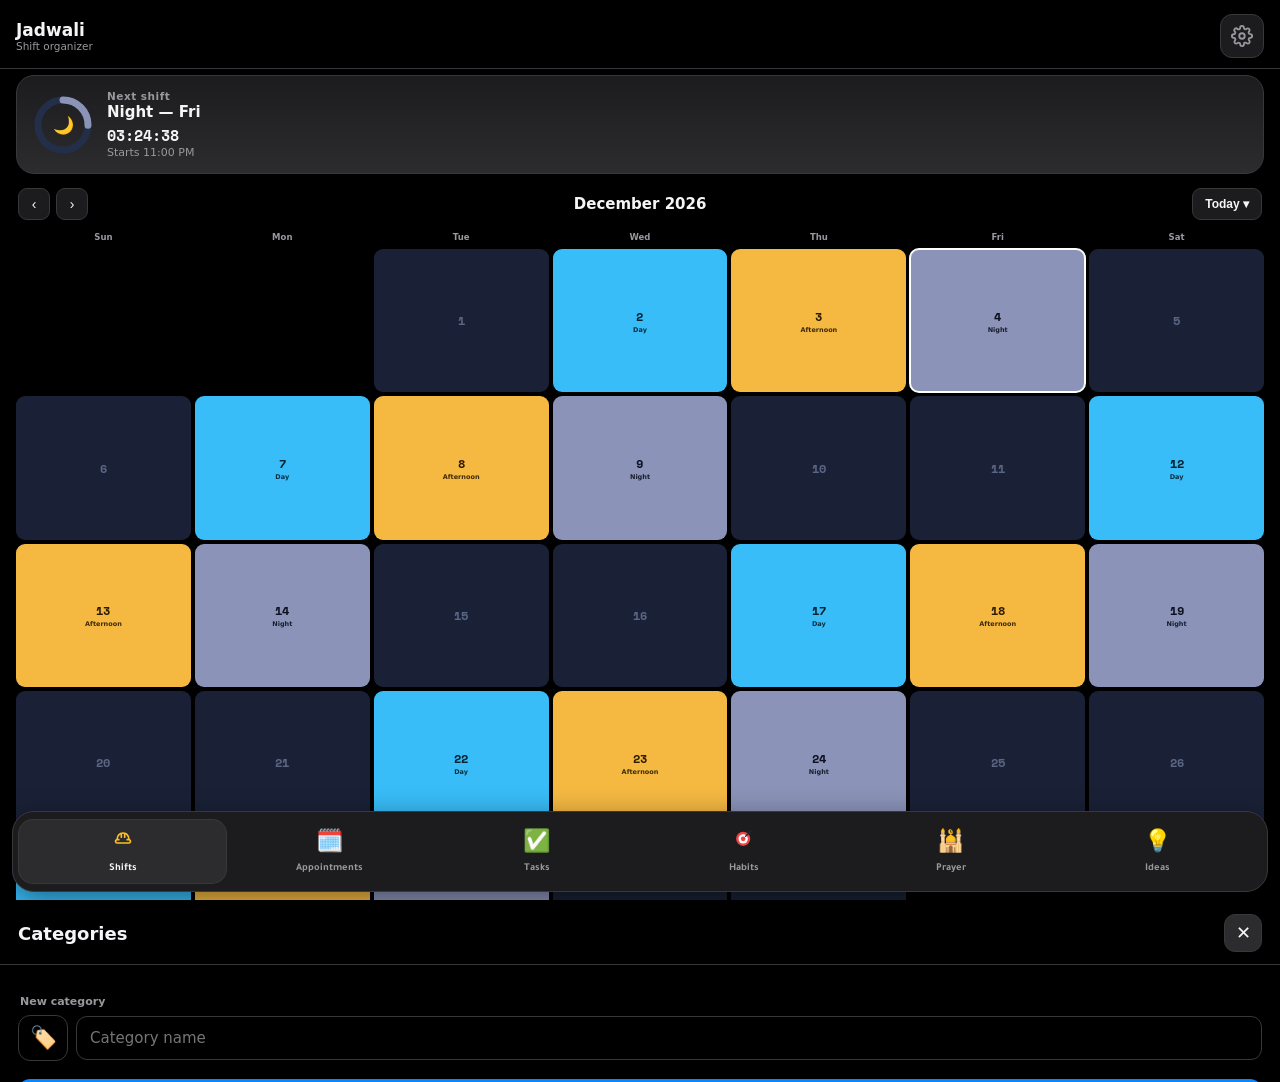
<file: index.html>
<!DOCTYPE html>
<html lang="en" dir="ltr">
<head>
<meta charset="UTF-8">
<meta name="viewport" content="width=device-width, initial-scale=1, viewport-fit=cover">
<title>Jadwali</title>
<meta name="description" content="Jadwali — a rotating-shift & life organizer: shifts, appointments, tasks, habits, content ideas.">
<meta name="apple-mobile-web-app-capable" content="yes">
<meta name="mobile-web-app-capable" content="yes">
<meta name="apple-mobile-web-app-status-bar-style" content="black-translucent">
<meta name="apple-mobile-web-app-title" content="My Routine">
<meta name="theme-color" content="#000000">
<link rel="manifest" href="manifest.json">
<link rel="icon" href="icons/icon-192.png">
<link rel="apple-touch-icon" href="icons/apple-touch-icon.png">
<link rel="preconnect" href="https://fonts.googleapis.com">
<link rel="preconnect" href="https://fonts.gstatic.com" crossorigin>
<link href="https://fonts.googleapis.com/css2?family=Tajawal:wght@400;500;700;900&family=Space+Mono:wght@400;700&display=swap" rel="stylesheet">
<link rel="stylesheet" href="css/styles.css">
<script>
  // No-flash: apply saved language direction + theme before first paint.
  (function(){
    try{
      var l = localStorage.getItem('aziz_lang')  || 'en';
      var th = localStorage.getItem('aziz_theme') || 'minimal';
      var r = document.documentElement;
      r.lang = l; r.dir = (l === 'ar' ? 'rtl' : 'ltr');
      r.setAttribute('data-theme', th);
    }catch(e){}
  })();
</script>
</head>
<body>

<header class="top">
  <div class="head-title">
    <h1 data-i18n="appName">Jadwali</h1>
    <div class="sub" data-i18n="tagline">Shift organizer</div>
  </div>
  <div class="head-actions">
    <button class="head-pill habit-only" id="newHabitBtn">
      <span class="plus">+</span><span data-i18n="newHabit">New Habit</span>
    </button>
    <button class="head-icon habit-only" id="summaryBtn" aria-label="Weekly summary">
      <svg viewBox="0 0 24 24" width="22" height="22" fill="none" stroke="currentColor" stroke-width="2" stroke-linecap="round" stroke-linejoin="round"><rect x="4" y="3" width="16" height="18" rx="2"/><line x1="8" y1="8" x2="16" y2="8"/><line x1="8" y1="12" x2="16" y2="12"/><line x1="8" y1="16" x2="13" y2="16"/></svg>
    </button>
    <button class="head-pill ideas-only" id="ideasBtn">
      <span class="plus">+</span><span data-i18n="manageCats">Categories</span>
    </button>
    <button class="settings-btn" id="settingsBtn" aria-label="Settings">
      <svg viewBox="0 0 24 24" width="22" height="22" fill="none" stroke="currentColor" stroke-width="2" stroke-linecap="round" stroke-linejoin="round"><circle cx="12" cy="12" r="3"/><path d="M19.4 15a1.65 1.65 0 0 0 .33 1.82l.06.06a2 2 0 1 1-2.83 2.83l-.06-.06a1.65 1.65 0 0 0-1.82-.33 1.65 1.65 0 0 0-1 1.51V21a2 2 0 0 1-4 0v-.09A1.65 1.65 0 0 0 9 19.4a1.65 1.65 0 0 0-1.82.33l-.06.06a2 2 0 1 1-2.83-2.83l.06-.06a1.65 1.65 0 0 0 .33-1.82 1.65 1.65 0 0 0-1.51-1H3a2 2 0 0 1 0-4h.09A1.65 1.65 0 0 0 4.6 9a1.65 1.65 0 0 0-.33-1.82l-.06-.06a2 2 0 1 1 2.83-2.83l.06.06a1.65 1.65 0 0 0 1.82.33H9a1.65 1.65 0 0 0 1-1.51V3a2 2 0 0 1 4 0v.09a1.65 1.65 0 0 0 1 1.51 1.65 1.65 0 0 0 1.82-.33l.06-.06a2 2 0 1 1 2.83 2.83l-.06.06a1.65 1.65 0 0 0-.33 1.82V9a1.65 1.65 0 0 0 1.51 1H21a2 2 0 0 1 0 4h-.09a1.65 1.65 0 0 0-1.51 1z"/></svg>
    </button>
  </div>
</header>

<div id="upcomingWidget"></div>

<section class="panel active" id="panel-cal">
  <!-- Shift countdown lives only in this (Work) tab -->
  <div class="hero">
    <div class="gauge-wrap">
      <svg width="60" height="60" viewBox="0 0 60 60">
        <circle cx="30" cy="30" r="25" fill="none" stroke="#232E48" stroke-width="7"/>
        <circle id="gaugeRing" cx="30" cy="30" r="25" fill="none" stroke="#38BDF8" stroke-width="7"
          stroke-linecap="round" stroke-dasharray="157" stroke-dashoffset="157"/>
      </svg>
      <div class="gauge-center" id="heroIcon">🌙</div>
    </div>
    <div class="hero-info">
      <div class="hero-eyebrow" id="heroEyebrow" data-i18n="loading">Loading…</div>
      <div class="hero-title" id="heroTitle">—</div>
      <div class="hero-countdown mono" id="heroCountdown">--:--:--</div>
      <div class="hero-sub" id="heroSub"></div>
    </div>
  </div>
  <div class="cal-nav">
    <div class="navbtns">
      <button id="prevMonth">‹</button>
      <button id="nextMonth">›</button>
    </div>
    <div class="month-label" id="monthLabel">—</div>
    <div class="today-wrap">
      <button class="todaybtn" id="todayBtn" data-i18n="todayBtn">Today ▾</button>
      <div class="today-menu" id="todayMenu">
        <button data-range="1" data-i18n="rangeToday">Today</button>
        <button data-range="3" data-i18n="range3">3 days</button>
        <button data-range="7" data-i18n="rangeWeek">Week</button>
      </div>
    </div>
  </div>
  <div id="quickView"></div>
  <div class="grid-wrap">
    <div class="cal-grid" id="calGrid"></div>
  </div>
</section>

<section class="panel" id="panel-appt">
  <div class="add-card">
    <input id="apptTitle" data-i18n-ph="apptNamePh" placeholder="Appointment name…">
    <div class="row2">
      <input id="apptDate" type="date" class="mono">
      <input id="apptTime" type="time" class="mono" value="09:00">
    </div>
    <div class="picker-label" data-i18n="repeatLabelAppt">Repeat</div>
    <div class="seg small" id="apptRepeatSeg">
      <button type="button" class="seg-btn active" data-rep="once" data-i18n="repOnce">Once</button>
      <button type="button" class="seg-btn" data-rep="daily" data-i18n="repDaily">Daily</button>
      <button type="button" class="seg-btn" data-rep="weekly" data-i18n="repWeekly">Weekly</button>
      <button type="button" class="seg-btn" data-rep="custom" data-i18n="repCustom">Days</button>
    </div>
    <div class="days-row" id="apptDaysSel" style="display:none;"></div>
    <div id="apptUntilWrap" style="display:none;">
      <div class="picker-label" data-i18n="untilLabel">Ends on (optional)</div>
      <div class="row2">
        <input id="apptUntil" type="date" class="mono">
        <button type="button" class="seg-btn" id="apptThisWeek" data-i18n="thisWeekOnly">This week only</button>
      </div>
    </div>
    <button class="primary" id="apptAdd" data-i18n="apptAdd">Add appointment</button>
    <div class="item-meta" id="apptMsg" style="text-align:center; margin-top:6px;"></div>
  </div>
  <div id="apptList"></div>
  <div class="note" data-i18n="apptNote"></div>
</section>

<section class="panel" id="panel-tasks">
  <div class="add-card">
    <input id="taskInput" data-i18n-ph="taskPh" placeholder="Add a new task…">
    <button class="primary" id="taskAdd" data-i18n="add">Add</button>
  </div>
  <div id="taskList"></div>
  <div class="note" data-i18n="taskNote"></div>
</section>

<section class="panel" id="panel-habits">
  <div class="week-head">
    <button class="week-nav" id="weekPrev" aria-label="Previous week">‹</button>
    <div class="week-range mono" id="weekRange">—</div>
    <button class="week-nav" id="weekNext" aria-label="Next week">›</button>
  </div>
  <div class="week-strip" id="weekStrip"></div>
  <div id="habitList"></div>
  <div class="note" data-i18n="habitNote"></div>

  <div class="section-divider" data-i18n="foodDivider">🍽️ Food</div>
  <div class="cal-total">
    <span data-i18n="foodCaloriesToday">Today's calories</span>
    <span class="n mono" id="foodTotal">0</span>
  </div>
  <div class="add-card">
    <input id="foodText" data-i18n-ph="foodPh" placeholder="What did you eat / amount…">
    <div class="row2">
      <input id="foodCal" type="number" inputmode="numeric" data-i18n-ph="foodCalPh" placeholder="Calories (optional)" class="mono">
    </div>
    <button class="primary" id="foodAdd" data-i18n="foodLog">Log</button>
  </div>
  <div id="foodList"></div>
</section>

<section class="panel" id="panel-prayer">
  <div class="prayer-hero">
    <div class="prayer-hero-icon">🕌</div>
    <div class="prayer-hero-info">
      <div class="prayer-hero-eyebrow" id="prayerEyebrow">—</div>
      <div class="prayer-hero-name" id="prayerNextName">—</div>
      <div class="prayer-hero-count mono" id="prayerCountdown">--:--:--</div>
    </div>
  </div>
  <div id="prayerList"></div>
  <div class="note" data-i18n="prayerApproxNote"></div>

  <div class="section-divider" data-i18n="qiblaTitle">🧭 Qibla Direction</div>
  <div class="qibla-card">
    <div class="qibla-dial">
      <svg viewBox="0 0 200 200" class="qibla-dial-svg">
        <circle cx="100" cy="100" r="92" class="qibla-ring"/>
        <circle cx="100" cy="100" r="70" class="qibla-ring-inner"/>
        <line x1="100" y1="10" x2="100" y2="26" class="qibla-tick qibla-tick-n"/>
        <line x1="100" y1="174" x2="100" y2="190" class="qibla-tick"/>
        <line x1="10" y1="100" x2="26" y2="100" class="qibla-tick"/>
        <line x1="174" y1="100" x2="190" y2="100" class="qibla-tick"/>
        <text x="100" y="22" class="qibla-label qibla-label-n">N</text>
        <text x="100" y="185" class="qibla-label">S</text>
        <text x="18" y="105" class="qibla-label">W</text>
        <text x="182" y="105" class="qibla-label">E</text>
      </svg>
      <div class="qibla-needle" id="qiblaNeedle">🕋</div>
    </div>
    <div class="qibla-deg mono" id="qiblaDeg">—°</div>
    <div class="qibla-sub" data-i18n="qiblaFromNorth">from true North</div>
    <button type="button" class="btn-outline" id="qiblaEnableBtn" data-i18n="qiblaEnableCompass">Enable Compass</button>
    <div class="item-meta" id="qiblaMsg" style="text-align:center; margin-top:6px;"></div>
  </div>

  <div class="section-divider" data-i18n="adhkarMorningTitle">🌅 Morning Adhkar</div>
  <div class="adhkar-progress mono" id="adhkarMorningProgress"></div>
  <div id="adhkarMorningList"></div>

  <div class="section-divider" data-i18n="adhkarEveningTitle">🌆 Evening Adhkar</div>
  <div class="adhkar-progress mono" id="adhkarEveningProgress"></div>
  <div id="adhkarEveningList"></div>
  <div class="note" data-i18n="adhkarNote"></div>
</section>

<section class="panel" id="panel-ideas">
  <div class="add-card">
    <input id="ideaTitle" data-i18n-ph="ideaTitlePh" placeholder="Idea title…">
    <div class="acct-toggle" id="acctToggle"></div>
    <div class="row2">
      <input id="ideaDate" type="date" class="mono">
    </div>
    <textarea id="ideaScript" data-i18n-ph="ideaScriptPh" placeholder="Script space (optional)…"></textarea>
    <button class="primary" id="ideaAdd" data-i18n="ideaAdd">Add idea</button>
  </div>
  <div id="scheduledWidget"></div>
  <div class="filter-row" id="ideaFilters"></div>
  <div id="ideaList"></div>
  <div class="note" data-i18n="ideaNote"></div>
</section>

<div id="undoToast"></div>

<nav class="bottom">
  <button class="active" data-tab="cal"><span class="ic"><svg viewBox="0 0 24 24" width="20" height="20" fill="#FBBF24"><path d="M20,13.17V13a8,8,0,0,0-2.42-5.74A7.84,7.84,0,0,0,14.4,5.38l-.05,0A8.24,8.24,0,0,0,11.76,5,8.21,8.21,0,0,0,4,13.17,3,3,0,0,0,5,19H19a3,3,0,0,0,1-5.83ZM19,17H5a1,1,0,0,1,0-2H7a1,1,0,0,0,0-2H6A6.41,6.41,0,0,1,9,7.85V11a1,1,0,0,0,2,0V7.09A7.34,7.34,0,0,1,11.82,7H12a5.56,5.56,0,0,1,1,.1V11a1,1,0,0,0,2,0V7.82a6.65,6.65,0,0,1,1.18.87A6,6,0,0,1,18,13H17a1,1,0,0,0,0,2h2a1,1,0,0,1,0,2Z"/></svg></span><span data-i18n="navShifts">Shifts</span></button>
  <button data-tab="appt"><span class="ic">🗓️</span><span data-i18n="navAppt">Appointments</span></button>
  <button data-tab="tasks"><span class="ic">✅</span><span data-i18n="navTasks">Tasks</span></button>
  <button data-tab="habits"><span class="ic"><svg viewBox="0 0 24 24" width="20" height="20"><circle cx="11" cy="13" r="8.5" fill="#EF4444"/><circle cx="11" cy="13" r="5.6" fill="#FFFFFF"/><circle cx="11" cy="13" r="2.8" fill="#EF4444"/><path d="M14 10 L20 4" stroke="#1F2937" stroke-width="1.6" stroke-linecap="round"/><path d="M20 4 L16.7 4.6 L19.4 7.3 Z" fill="#1F2937"/></svg></span><span data-i18n="navHabits">Habits</span></button>
  <button data-tab="prayer"><span class="ic">🕌</span><span data-i18n="navPrayer">Prayer</span></button>
  <button data-tab="ideas"><span class="ic">💡</span><span data-i18n="navIdeas">Ideas</span></button>
</nav>

<!-- ================= SETTINGS SHEET ================= -->
<div class="settings-sheet" id="settingsSheet">
  <div class="settings-head">
    <h2 data-i18n="settings">Settings</h2>
    <button class="sheet-close" data-close-settings aria-label="Close">✕</button>
  </div>
  <div class="settings-body">
    <div class="settings-group">
      <div class="settings-label" data-i18n="settingsTitle">App title</div>
      <input id="appTitleInput" class="sheet-input" data-i18n-ph="appTitlePh" placeholder="App title">
    </div>
    <div class="settings-group">
      <div class="settings-label" data-i18n="settingsLanguage">Language</div>
      <div class="seg">
        <button type="button" class="seg-btn" data-set-lang="en" data-i18n="langEn">English</button>
        <button type="button" class="seg-btn" data-set-lang="ar" data-i18n="langAr">العربية</button>
      </div>
    </div>
    <div class="settings-group">
      <div class="settings-label" data-i18n="settingsTheme">Theme</div>
      <div class="seg">
        <button type="button" class="seg-btn" data-set-theme="minimal" data-i18n="themeMinimal">Minimal</button>
        <button type="button" class="seg-btn" data-set-theme="starry" data-i18n="themeStarry">Starry</button>
      </div>
    </div>
    <div class="settings-group">
      <div class="settings-label" data-i18n="settingsShift">My shift rotation</div>
      <div class="settings-hint" data-i18n="shiftHint"></div>
      <div class="shift-options" id="shiftOptions"></div>
    </div>
    <div class="settings-group">
      <div class="settings-label" data-i18n="prayerLocationLabel">Location (for prayer times)</div>
      <div class="settings-hint" data-i18n="prayerLocationHint"></div>
      <div class="row2">
        <input id="prayerLat" type="number" step="0.0001" inputmode="decimal" class="mono sheet-input" data-i18n-ph="prayerLatPh" placeholder="Latitude">
        <input id="prayerLng" type="number" step="0.0001" inputmode="decimal" class="mono sheet-input" data-i18n-ph="prayerLngPh" placeholder="Longitude">
      </div>
      <button type="button" class="btn-outline" id="prayerUseLocBtn" data-i18n="prayerUseLocation">Use my location</button>
      <div class="item-meta" id="prayerLocMsg" style="text-align:center; margin-top:6px;"></div>
    </div>
    <div class="build-badge mono" id="buildBadge"></div>
  </div>
</div>

<!-- ================= NEW HABIT SHEET ================= -->
<div class="settings-sheet" id="habitSheet">
  <div class="settings-head">
    <h2 data-i18n="newHabit">New Habit</h2>
    <button class="sheet-close" data-close-sheet aria-label="Close">✕</button>
  </div>
  <div class="settings-body">
    <input id="habitInput" class="sheet-input" data-i18n-ph="habitPh" placeholder="New habit…">
    <div class="picker-label" data-i18n="iconLabel">Icon</div>
    <div class="icon-row">
      <input id="habitIcon" class="icon-input" value="⭐" inputmode="text" autocomplete="off">
      <div class="emoji-grid" id="emojiSuggest"></div>
    </div>
    <div class="picker-hint" data-i18n="emojiHint"></div>
    <div class="picker-label" data-i18n="colorLabel">Color</div>
    <div class="color-row" id="habitColorRow"></div>
    <div class="picker-label" data-i18n="repeatLabel">Repeat on</div>
    <div class="days-row" id="habitDaysSel"></div>
    <div class="row2">
      <input id="habitGoal" type="number" inputmode="numeric" class="mono sheet-input" data-i18n-ph="goalPh" placeholder="Goal (optional)">
      <input id="habitUnit" type="text" class="sheet-input" data-i18n-ph="unitPh" placeholder="Unit (ml, times…)">
    </div>
    <div class="sheet-actions">
      <button class="btn-cancel" id="habitCancel" data-i18n="cancelWord">Cancel</button>
      <button class="primary" id="habitAdd" data-i18n="add">Add</button>
    </div>
  </div>
</div>

<!-- ================= WEEKLY SUMMARY SHEET ================= -->
<div class="settings-sheet summary-sheet" id="summarySheet">
  <button class="sheet-close banner-close" data-close-sheet aria-label="Close">✕</button>
  <div class="summary-banner">
    <div class="banner-deco" aria-hidden="true">
      <span class="banner-spark s1">✦</span>
      <span class="banner-spark s2">✦</span>
      <span class="banner-spark s3">✧</span>
      <span class="banner-spark s4">✦</span>
    </div>
    <div class="banner-title" data-i18n="habitTrackerTitle">Habit Tracker</div>
    <div class="banner-sub" data-i18n="habitTrackerTagline">Small steps, every single day 🌟</div>
  </div>
  <div class="settings-body summary-body">
    <div class="week-head">
      <button class="week-nav" id="sumPrev" aria-label="Previous week">‹</button>
      <div class="week-range mono" id="sumRange">—</div>
      <button class="week-nav" id="sumNext" aria-label="Next week">›</button>
    </div>
    <div id="summaryGrid" class="summary-days"></div>
  </div>
</div>

<!-- ================= IDEA CATEGORIES SHEET ================= -->
<div class="settings-sheet" id="catsSheet">
  <div class="settings-head">
    <h2 data-i18n="manageCats">Categories</h2>
    <button class="sheet-close" data-close-sheet aria-label="Close">✕</button>
  </div>
  <div class="settings-body">
    <div id="catList"></div>
    <div class="picker-label" data-i18n="newCat">New category</div>
    <div class="cat-add-row">
      <input id="catEmoji" class="icon-input" value="🏷️" inputmode="text" autocomplete="off">
      <input id="catName" class="sheet-input" data-i18n-ph="catNamePh" placeholder="Category name">
    </div>
    <button class="primary sheet-primary" id="catAdd" data-i18n="add">Add</button>
  </div>
</div>

<!-- ============ ASK: priority or normal, after pressing Add ============ -->
<div class="modal" id="levelModal">
  <div class="modal-card">
    <div class="modal-title" data-i18n="chooseLevel">Add this task as…</div>
    <div class="modal-task" id="levelTaskText"></div>
    <button class="lvl-btn lvl-high" data-lvl="high">
      <span class="dot high"></span><span data-i18n="taskPriorityBtn">Priority</span>
    </button>
    <button class="lvl-btn lvl-normal" data-lvl="normal">
      <span class="dot normal"></span><span data-i18n="lvlNormal">Normal</span>
    </button>
    <button class="lvl-cancel" data-lvl="cancel" data-i18n="cancelWord">Cancel</button>
  </div>
</div>

<script src="js/app.js"></script>
</body>
</html>
</file>
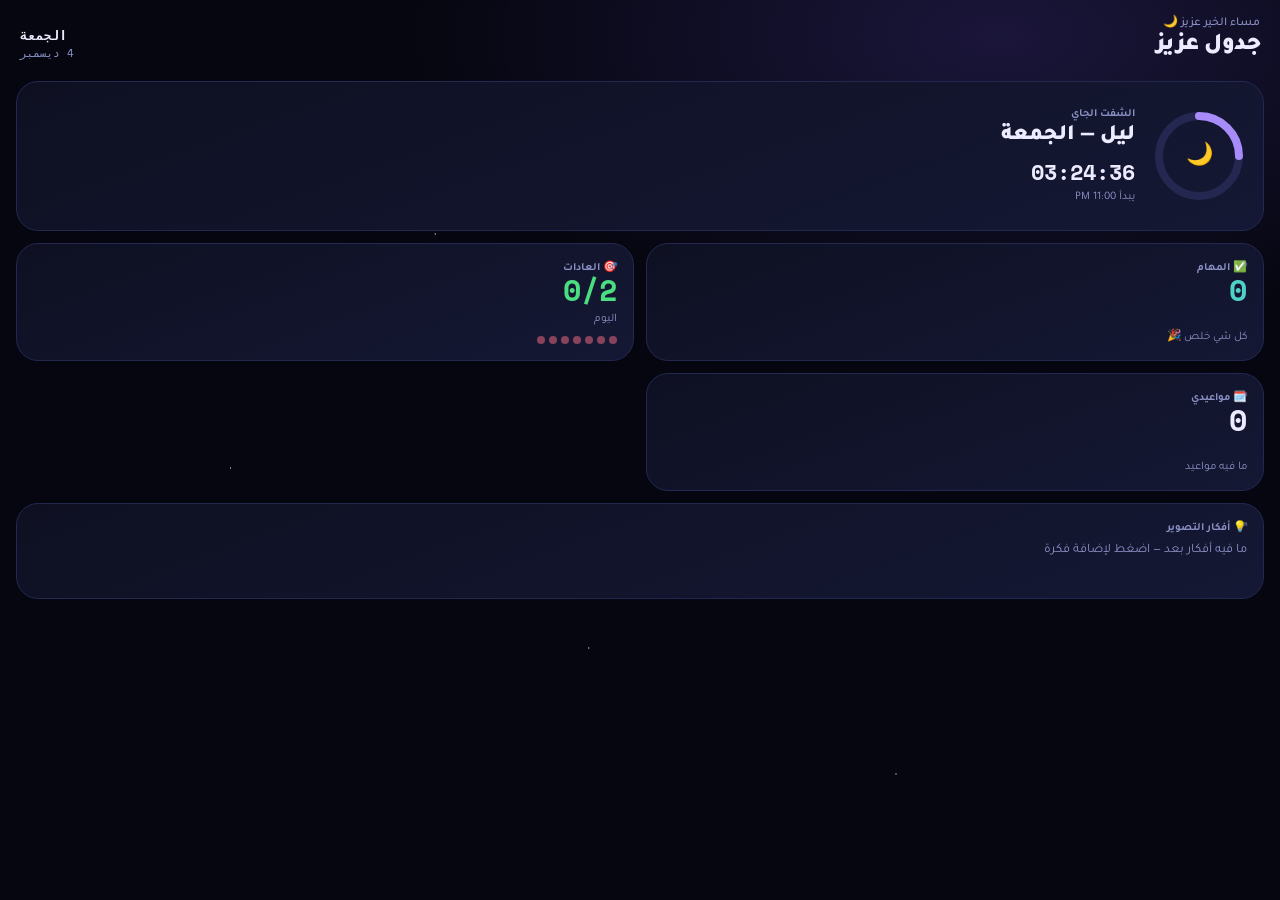
<file: archive/jadwali-bento.html>
<!DOCTYPE html>
<html lang="ar" dir="rtl">
<head>
<meta charset="UTF-8">
<meta name="viewport" content="width=device-width, initial-scale=1, viewport-fit=cover">
<title>جدول عزيز</title>
<meta name="apple-mobile-web-app-capable" content="yes">
<meta name="apple-mobile-web-app-status-bar-style" content="black-translucent">
<meta name="apple-mobile-web-app-title" content="جدول عزيز">
<meta name="theme-color" content="#05060f">
<link rel="preconnect" href="https://fonts.googleapis.com">
<link href="https://fonts.googleapis.com/css2?family=Tajawal:wght@400;500;700;900&family=Space+Mono:wght@400;700&display=swap" rel="stylesheet">
<style>
  :root{
    --bg:#05060f; --panel:#0e1022; --panel-2:#151834; --line:#242850;
    --text:#EDEBFF; --muted:#8B90C4;
    --day:#38BDF8; --afternoon:#F5B942; --night:#A78BFA; --off:#191c38; --off-text:#5b6088;
    --high:#FB7185; --med:#F5B942; --low:#4FD1C5; --ok:#4ADE80;
    --glow:#7C5CFF;
  }
  *{box-sizing:border-box; -webkit-tap-highlight-color:transparent;}
  html,body{margin:0;padding:0;background:var(--bg);color:var(--text);}
  body{
    font-family:'Tajawal',sans-serif; -webkit-font-smoothing:antialiased;
    min-height:100vh; padding-bottom:calc(30px + env(safe-area-inset-bottom));
    background-color:var(--bg);
    background-image:
      radial-gradient(1px 1px at 12% 10%, #fff, transparent),
      radial-gradient(1px 1px at 34% 26%, #fff, transparent),
      radial-gradient(1.4px 1.4px at 62% 14%, #fff, transparent),
      radial-gradient(1px 1px at 82% 32%, #fff, transparent),
      radial-gradient(1px 1px at 18% 52%, #fff, transparent),
      radial-gradient(1.4px 1.4px at 88% 60%, #fff, transparent),
      radial-gradient(1px 1px at 46% 72%, #fff, transparent),
      radial-gradient(1px 1px at 70% 86%, #fff, transparent),
      radial-gradient(600px 300px at 78% 4%, rgba(124,92,255,0.18), transparent);
    background-repeat:no-repeat; background-attachment:fixed; background-size:100% 100%;
  }
  .mono{font-family:'Space Mono',monospace;}

  /* header */
  header.top{padding:calc(14px + env(safe-area-inset-top)) 20px 4px; display:flex; align-items:flex-end; justify-content:space-between;}
  header.top .greet{font-size:12px; color:var(--muted); font-weight:500;}
  header.top h1{font-size:24px; font-weight:900; margin:2px 0 0; letter-spacing:-0.5px;}
  header.top .datechip{font-size:11px; color:var(--muted); font-family:'Space Mono',monospace; text-align:left;}
  header.top .datechip b{display:block; color:var(--text); font-size:13px;}

  /* bento grid */
  .bento{display:grid; grid-template-columns:1fr 1fr; gap:12px; padding:16px;}
  .tile{
    background:linear-gradient(160deg, var(--panel) 0%, var(--panel-2) 100%);
    border:1px solid var(--line); border-radius:22px; padding:16px; position:relative;
    overflow:hidden; cursor:pointer; transition:transform .12s ease, border-color .12s ease;
    display:flex; flex-direction:column; min-height:118px;
  }
  .tile:active{transform:scale(0.975);}
  .tile .t-label{font-size:11px; color:var(--muted); font-weight:700; display:flex; align-items:center; gap:6px;}
  .tile .t-big{font-size:30px; font-weight:900; line-height:1; font-family:'Space Mono',monospace;}
  .tile .t-sub{font-size:11.5px; color:var(--muted); margin-top:auto;}

  /* shift tile — spans both columns, hero */
  .tile.shift{grid-column:1 / -1; min-height:150px; flex-direction:row; align-items:center; gap:16px;}
  .tile.shift .glowring{position:relative; width:96px; height:96px; flex:none;}
  .tile.shift .glowring svg{transform:rotate(-90deg);}
  .tile.shift .glowring .center{position:absolute; inset:0; display:flex; flex-direction:column; align-items:center; justify-content:center;}
  .tile.shift .glowring .center .ic{font-size:22px;}
  .tile.shift .info{flex:1; min-width:0;}
  .tile.shift .info .eyebrow{font-size:11px; color:var(--muted); font-weight:700;}
  .tile.shift .info .title{font-size:22px; font-weight:900; margin:2px 0 6px;}
  .tile.shift .info .count{font-size:22px; font-weight:700; font-family:'Space Mono',monospace;}
  .tile.shift .info .end{font-size:11.5px; color:var(--muted); margin-top:3px;}
  .tile .corner-arrow{position:absolute; top:14px; inset-inline-start:14px; color:var(--muted); font-size:13px; opacity:0.5;}

  .tile.tasks .t-big{color:var(--low);}
  .tile.habits .t-big{color:var(--ok);}
  .tile.ideas{grid-column:1 / -1; min-height:96px;}
  .tile.ideas .idea-line{display:flex; align-items:center; gap:8px; font-size:13px; margin-top:8px;}
  .tile.ideas .idea-tag{font-size:9.5px; font-weight:800; padding:2px 7px; border-radius:6px; flex:none;}
  .tile.ideas .idea-tag.tech{background:#12384f; color:#7dd3fc;}
  .tile.ideas .idea-tag.chef{background:#3a2a12; color:#fbbf24;}
  .mini-dots{display:flex; gap:4px; margin-top:10px;}
  .mini-dots span{width:8px; height:8px; border-radius:50%; background:var(--high); opacity:0.5;}
  .mini-dots span.on{background:var(--ok); opacity:1;}

  /* full-screen sheet for each section */
  .sheet{
    position:fixed; inset:0; z-index:50; background:var(--bg);
    transform:translateY(100%); transition:transform .28s cubic-bezier(.4,0,.2,1);
    display:flex; flex-direction:column; padding-top:env(safe-area-inset-top);
  }
  .sheet.open{transform:translateY(0);}
  .sheet-head{
    display:flex; align-items:center; gap:12px; padding:14px 18px 10px; border-bottom:1px solid var(--line);
    position:sticky; top:0; background:rgba(5,6,15,0.9); backdrop-filter:blur(10px); z-index:5;
  }
  .sheet-head h2{font-size:18px; font-weight:900; margin:0; flex:1;}
  .sheet-close{background:var(--panel-2); border:1px solid var(--line); color:var(--text); border-radius:11px; width:38px; height:38px; font-size:18px; cursor:pointer;}
  .sheet-body{flex:1; overflow-y:auto; padding:16px; -webkit-overflow-scrolling:touch;}

  /* shared controls */
  .add-card{background:var(--panel); border:1px solid var(--line); border-radius:16px; padding:14px; margin-bottom:14px;}
  .add-card .row2{display:flex; gap:8px; margin-top:8px;}
  .add-card input, .add-card textarea{
    flex:1; width:100%; background:var(--bg); border:1px solid var(--line); color:var(--text);
    border-radius:11px; padding:11px 13px; font-family:'Tajawal',sans-serif; font-size:14px;
  }
  .add-card input.mono{font-family:'Space Mono',monospace; font-size:13px;}
  .add-card textarea{margin-top:8px; min-height:60px; resize:vertical; font-size:13px;}
  .add-card input:focus, .add-card textarea:focus{outline:none; border-color:var(--glow);}
  .add-card button.primary{
    width:100%; margin-top:10px; background:var(--glow); color:#fff; border:none; border-radius:11px;
    padding:12px; font-size:14px; font-weight:800; cursor:pointer; font-family:'Tajawal',sans-serif;
  }
  .item-row{display:flex; align-items:center; gap:10px; background:var(--panel); border:1px solid var(--line); border-radius:14px; padding:11px 13px; margin-bottom:7px;}
  .chk{width:21px; height:21px; flex:none; border-radius:7px; border:2px solid var(--muted); display:flex; align-items:center; justify-content:center; cursor:pointer; font-size:12px;}
  .chk.done{background:var(--ok); border-color:var(--ok); color:#06280f;}
  .item-text{flex:1; font-size:13.5px; min-width:0; word-break:break-word;}
  .item-text.done{color:var(--muted); text-decoration:line-through;}
  .item-meta{font-size:10.5px; color:var(--muted); margin-top:2px;}
  .icon-btn{background:transparent; border:none; color:var(--muted); font-size:15px; cursor:pointer; padding:4px 5px; flex:none;}
  .icon-btn:active{color:var(--high);}
  .cal-btn{background:var(--panel-2); border:1px solid var(--line); color:var(--day); font-size:16px; border-radius:9px; padding:6px 9px; cursor:pointer; flex:none;}
  .dot{width:11px; height:11px; border-radius:50%; flex:none; cursor:pointer;}
  .dot.high{background:var(--high);} .dot.med{background:var(--med);} .dot.low{background:var(--low);}
  .streak{font-size:11px; color:var(--afternoon); font-weight:700; flex:none;}
  .hdots{display:flex; gap:3px; margin-top:5px;}
  .hdot{width:7px; height:7px; border-radius:50%; background:var(--high); opacity:0.5; flex:none;}
  .hdot.on{background:var(--ok); opacity:1;}
  .empty{text-align:center; color:var(--muted); font-size:13px; padding:26px 10px;}
  .group-label{font-size:11px; font-weight:800; color:var(--muted); margin:6px 2px 8px;}
  .divider{font-size:12px; font-weight:800; color:var(--muted); margin:20px 2px 10px; padding-top:14px; border-top:1px solid var(--line);}
  .cal-total{display:flex; justify-content:space-between; align-items:center; background:var(--panel-2); border:1px solid var(--line); border-radius:14px; padding:12px 16px; margin-bottom:14px; font-weight:800;}
  .cal-total .n{font-family:'Space Mono',monospace; font-size:19px; color:var(--afternoon);}
  .note{margin:14px 2px 0; font-size:11px; color:var(--muted); line-height:1.8;}

  /* month grid inside shift sheet */
  .cal-nav{display:flex; align-items:center; justify-content:space-between; margin:4px 2px 12px;}
  .cal-nav .month-label{font-size:15px; font-weight:900;}
  .cal-nav .navbtns{display:flex; gap:6px;}
  .cal-nav button{background:var(--panel); border:1px solid var(--line); color:var(--text); width:32px; height:32px; border-radius:9px; font-size:14px; cursor:pointer;}
  .grid-wrap{direction:ltr;}
  .cal-grid{display:grid; grid-template-columns:repeat(7,1fr); gap:4px;}
  .cal-grid .wd{text-align:center; font-size:8px; color:var(--muted); font-weight:700; padding-bottom:3px; white-space:nowrap; overflow:hidden;}
  .cal-cell{aspect-ratio:1/0.9; border-radius:9px; display:flex; flex-direction:column; align-items:center; justify-content:center; gap:1px; border:1px solid transparent;}
  .cal-cell.pad{visibility:hidden;}
  .cal-cell .num{font-size:12px; font-weight:800; font-family:'Space Mono',monospace;}
  .cal-cell .lbl{font-size:6.5px; font-weight:700; opacity:0.9;}
  .cal-cell.today{border-color:#fff; box-shadow:0 0 0 1px #fff;}

  .acct-toggle{display:flex; gap:8px; margin-top:8px;}
  .acct-btn{flex:1; background:var(--bg); border:1px solid var(--line); color:var(--muted); border-radius:11px; padding:10px 6px; font-size:12px; font-weight:700; cursor:pointer; font-family:'Tajawal',sans-serif;}
  .acct-btn.active{border-color:var(--glow); color:var(--text); background:var(--panel-2);}
  .filter-row{display:flex; gap:8px; margin-bottom:10px;}
  .filter-chip{background:var(--panel); border:1px solid var(--line); color:var(--muted); border-radius:10px; padding:7px 12px; font-size:11.5px; font-weight:700; cursor:pointer; font-family:'Tajawal',sans-serif;}
  .filter-chip.active{border-color:var(--afternoon); color:var(--text);}
  .idea-card{background:var(--panel); border:1px solid var(--line); border-radius:14px; padding:12px 13px; margin-bottom:7px;}
  .idea-head{display:flex; align-items:center; gap:8px;}
  .idea-tag{font-size:10px; font-weight:800; padding:3px 8px; border-radius:7px; flex:none;}
  .idea-tag.tech{background:#12384f; color:#7dd3fc;} .idea-tag.chef{background:#3a2a12; color:#fbbf24;}
  .idea-script{font-size:12px; color:var(--muted); margin-top:8px; padding-top:8px; border-top:1px solid var(--line); white-space:pre-wrap; word-break:break-word;}
  .idea-script.empty-script{font-style:italic; opacity:0.7;}
  .idea-script-edit, .idea-date-edit{width:100%; background:var(--bg); border:1px solid var(--line); color:var(--text); border-radius:9px; padding:9px 10px; font-family:'Tajawal',sans-serif; font-size:12px; margin-top:8px; display:none;}
  .idea-script-edit{min-height:56px; resize:vertical;}
  .idea-date-edit{font-family:'Space Mono',monospace;}
  .idea-date-badge{font-size:10px; font-weight:800; color:var(--afternoon); background:var(--panel-2); border:1px solid var(--line); border-radius:7px; padding:3px 7px; flex:none; cursor:pointer; white-space:nowrap;}
  .sched-card{background:linear-gradient(180deg, #241a44 0%, var(--panel) 100%); border:1px solid var(--afternoon); border-radius:16px; padding:12px 14px; margin-bottom:14px;}
  .sched-card .sc-title{font-size:11px; font-weight:800; color:var(--afternoon); margin-bottom:8px;}
  .sched-row{display:flex; align-items:center; gap:10px; padding:6px 0;}
  .sched-row + .sched-row{border-top:1px solid var(--line);}
  .sched-row .when{font-size:11px; color:var(--afternoon); font-weight:800; font-family:'Space Mono',monospace; flex:none; width:60px;}
  .sched-row .title{font-size:13px; flex:1; min-width:0;}

  #undoToast{
    position:fixed; bottom:calc(20px + env(safe-area-inset-bottom)); left:50%; transform:translateX(-50%) translateY(20px);
    background:var(--panel-2); border:1px solid var(--line); border-radius:14px; padding:11px 16px;
    display:flex; align-items:center; gap:14px; font-size:13px; z-index:60; opacity:0; pointer-events:none;
    transition:opacity .2s, transform .2s; box-shadow:0 8px 30px rgba(0,0,0,0.5);
  }
  #undoToast.show{opacity:1; transform:translateX(-50%) translateY(0); pointer-events:auto;}
  #undoToast button{background:var(--glow); border:none; color:#fff; border-radius:9px; padding:6px 14px; font-size:12.5px; font-weight:800; cursor:pointer; font-family:'Tajawal',sans-serif;}
</style>
</head>
<body>

<header class="top">
  <div>
    <div class="greet" id="greet">أهلاً عزيز 👋</div>
    <h1>جدول عزيز</h1>
  </div>
  <div class="datechip" id="dateChip"></div>
</header>

<div class="bento">
  <!-- Shift hero -->
  <div class="tile shift" data-open="shift">
    <div class="glowring">
      <svg width="96" height="96" viewBox="0 0 96 96">
        <circle cx="48" cy="48" r="40" fill="none" stroke="#242850" stroke-width="8"/>
        <circle id="gaugeRing" cx="48" cy="48" r="40" fill="none" stroke="#38BDF8" stroke-width="8" stroke-linecap="round" stroke-dasharray="251.3" stroke-dashoffset="251.3"/>
      </svg>
      <div class="center"><div class="ic" id="heroIcon">🌙</div></div>
    </div>
    <div class="info">
      <div class="eyebrow" id="heroEyebrow">—</div>
      <div class="title" id="heroTitle">—</div>
      <div class="count mono" id="heroCountdown">--:--:--</div>
      <div class="end" id="heroSub"></div>
    </div>
  </div>

  <!-- Tasks -->
  <div class="tile tasks" data-open="tasks">
    <div class="corner-arrow">↗</div>
    <div class="t-label">✅ المهام</div>
    <div class="t-big" id="tileTaskCount">0</div>
    <div class="t-sub" id="tileTaskSub">باقي عليك</div>
  </div>

  <!-- Habits -->
  <div class="tile habits" data-open="habits">
    <div class="corner-arrow">↗</div>
    <div class="t-label">🎯 العادات</div>
    <div class="t-big" id="tileHabitCount">0/0</div>
    <div class="t-sub" id="tileHabitSub">اليوم</div>
    <div class="mini-dots" id="tileHabitDots"></div>
  </div>

  <!-- Appointments -->
  <div class="tile appt" data-open="appt">
    <div class="corner-arrow">↗</div>
    <div class="t-label">🗓️ مواعيدي</div>
    <div class="t-big" id="tileApptCount">0</div>
    <div class="t-sub" id="tileApptSub">قريبة</div>
  </div>

  <!-- Ideas (wide) -->
  <div class="tile ideas" data-open="ideas">
    <div class="corner-arrow">↗</div>
    <div class="t-label">💡 أفكار التصوير</div>
    <div id="tileIdeaBody"></div>
  </div>
</div>

<!-- ================= SHEETS ================= -->
<div class="sheet" id="sheet-shift">
  <div class="sheet-head"><button class="sheet-close" data-close>✕</button><h2>الدوام</h2></div>
  <div class="sheet-body">
    <div class="cal-nav">
      <div class="navbtns"><button id="prevMonth">‹</button><button id="nextMonth">›</button></div>
      <div class="month-label" id="monthLabel">—</div>
      <button class="filter-chip" id="jumpToday">اليوم</button>
    </div>
    <div class="grid-wrap"><div class="cal-grid" id="calGrid"></div></div>
  </div>
</div>

<div class="sheet" id="sheet-tasks">
  <div class="sheet-head"><button class="sheet-close" data-close>✕</button><h2>المهام</h2></div>
  <div class="sheet-body">
    <div class="add-card">
      <input id="taskInput" placeholder="أضف مهمة جديدة...">
      <button class="primary" id="taskAdd">إضافة</button>
    </div>
    <div id="taskList"></div>
    <div class="note">اضغط النقطة الملونة لتغيير الأولوية (أحمر مهم، أصفر متوسط، تركواز بسيط).</div>
  </div>
</div>

<div class="sheet" id="sheet-habits">
  <div class="sheet-head"><button class="sheet-close" data-close>✕</button><h2>العادات</h2></div>
  <div class="sheet-body">
    <div class="add-card">
      <input id="habitInput" placeholder="عادة جديدة... مثل: اشرب ماي">
      <button class="primary" id="habitAdd">إضافة</button>
    </div>
    <div id="habitList"></div>
    <div class="note">النقاط توريك آخر 7 أيام (أخضر = سويتها، أحمر = فوّتها). لو فوّت يوم، الستريك 🔥 ينكسر تلقائي.</div>

    <div class="divider">🍽️ الأكل</div>
    <div class="cal-total"><span>سعرات اليوم</span><span class="n mono" id="foodTotal">0</span></div>
    <div class="add-card">
      <input id="foodText" placeholder="وش أكلت / الكمية...">
      <div class="row2"><input id="foodCal" type="number" inputmode="numeric" placeholder="سعرات (اختياري)" class="mono"></div>
      <button class="primary" id="foodAdd">تسجيل</button>
    </div>
    <div id="foodList"></div>
  </div>
</div>

<div class="sheet" id="sheet-appt">
  <div class="sheet-head"><button class="sheet-close" data-close>✕</button><h2>مواعيدي</h2></div>
  <div class="sheet-body">
    <div class="add-card">
      <input id="apptTitle" placeholder="اسم الموعد...">
      <div class="row2"><input id="apptDate" type="date" class="mono"><input id="apptTime" type="time" class="mono"></div>
      <button class="primary" id="apptAdd">إضافة الموعد</button>
      <div class="item-meta" id="apptMsg" style="text-align:center; margin-top:6px;"></div>
    </div>
    <div id="apptList"></div>
    <div class="note">لما تضيف موعد بينزل ملف تقويم تلقائي — افتحه من التنزيلات ليضاف لتقويم آيفونك.</div>
  </div>
</div>

<div class="sheet" id="sheet-ideas">
  <div class="sheet-head"><button class="sheet-close" data-close>✕</button><h2>أفكار التصوير</h2></div>
  <div class="sheet-body">
    <div class="add-card">
      <input id="ideaTitle" placeholder="اسم الفكرة...">
      <div class="acct-toggle">
        <button type="button" class="acct-btn active" id="acctTech" data-acct="tech">🎬 تك — @tech3zoz</button>
        <button type="button" class="acct-btn" id="acctChef" data-acct="chef">🍳 طبخ — @chef3zoz</button>
      </div>
      <div class="row2"><input id="ideaDate" type="date" class="mono"></div>
      <textarea id="ideaScript" placeholder="مساحة السكربت (اختياري)..."></textarea>
      <button class="primary" id="ideaAdd">إضافة الفكرة</button>
    </div>
    <div id="scheduledWidget"></div>
    <div class="filter-row">
      <button class="filter-chip active" data-filter="all">الكل</button>
      <button class="filter-chip" data-filter="tech">🎬 تك</button>
      <button class="filter-chip" data-filter="chef">🍳 طبخ</button>
    </div>
    <div id="ideaList"></div>
  </div>
</div>

<div id="undoToast"></div>

<script>
// ---------- Shift engine ----------
const ANCHOR = new Date(2026, 6, 5);
const CYCLE = ['day','afternoon','night','off','off'];
const SHIFT_INFO = {
  day:       { label:'صباحي', short:'صباحي', start:7,  end:15, hex:'#38BDF8', text:'#06202f', icon:'☀️' },
  afternoon: { label:'عصر',   short:'عصر',   start:15, end:23, hex:'#F5B942', text:'#2b1c00', icon:'🌇' },
  night:     { label:'ليل',   short:'ليل',   start:23, end:31, hex:'#A78BFA', text:'#160d2e', icon:'🌙' },
  off:       { label:'إجازة', short:'',      start:null, end:null, hex:'#191c38', text:'#5b6088', icon:'🛌' }
};
const WEEKDAYS = ['الأحد','الإثنين','الثلاثاء','الأربعاء','الخميس','الجمعة','السبت'];
const WD_SHORT = ['ح','ن','ث','ر','خ','ج','س'];
const MONTHS_AR = ['يناير','فبراير','مارس','أبريل','مايو','يونيو','يوليو','أغسطس','سبتمبر','أكتوبر','نوفمبر','ديسمبر'];

function dateOnly(d){ return new Date(d.getFullYear(), d.getMonth(), d.getDate()); }
function dstr(d){ return dateOnly(d).toISOString().slice(0,10); }
function todayStr(){ return dstr(new Date()); }
function shiftKeyForDate(d){ const diff = Math.round((dateOnly(d) - ANCHOR)/86400000); return CYCLE[((diff%5)+5)%5]; }
function shiftEventForDate(d){
  const key = shiftKeyForDate(d); const info = SHIFT_INFO[key];
  if(key === 'off') return { key, date:dateOnly(d), start:null, end:null };
  const start = new Date(d); start.setHours(info.start,0,0,0);
  const end = new Date(d);
  if(info.end > 24){ end.setDate(end.getDate()+1); end.setHours(info.end-24,0,0,0); } else { end.setHours(info.end,0,0,0); }
  return { key, date:dateOnly(d), start, end };
}
function upcomingEvents(a,b){ const list=[]; const base=dateOnly(new Date());
  for(let i=a;i<=b;i++){ const d=new Date(base); d.setDate(d.getDate()+i); const ev=shiftEventForDate(d); if(ev.key!=='off') list.push(ev); }
  return list.sort((x,y)=>x.start-y.start); }
function getCurrentAndNext(now){ const events=upcomingEvents(-1,10); let current=null,next=null;
  for(const ev of events){ if(ev.start<=now && now<ev.end) current=ev; if(ev.start>now && !next) next=ev; } return {current,next}; }
function fmtTime(d){ let h=d.getHours(); const m=String(d.getMinutes()).padStart(2,'0'); const ap=h>=12?'PM':'AM'; h=h%12; if(h===0)h=12; return `${h}:${m} ${ap}`; }
function fmtHour12(h){ const ap=h>=12?'PM':'AM'; let hh=h%12; if(hh===0)hh=12; return `${hh} ${ap}`; }
function fmtHMS(ms){ if(ms<0)ms=0; const s=Math.floor(ms/1000); return `${String(Math.floor(s/3600)).padStart(2,'0')}:${String(Math.floor((s%3600)/60)).padStart(2,'0')}:${String(s%60).padStart(2,'0')}`; }
function escapeHtml(str){ const d=document.createElement('div'); d.textContent=str; return d.innerHTML; }

const RING_LEN = 251.3;
function updateHero(){
  const now = new Date();
  const { current, next } = getCurrentAndNext(now);
  const ring = document.getElementById('gaugeRing');
  const set = (id,v)=>document.getElementById(id).textContent=v;
  if(current){
    const info = SHIFT_INFO[current.key];
    set('heroEyebrow','أنت بالدوام الحين'); set('heroTitle',info.label);
    set('heroCountdown',fmtHMS(current.end-now)); set('heroSub',`ينتهي ${fmtTime(current.end)}`); set('heroIcon',info.icon);
    const frac = Math.min(1,Math.max(0,(now-current.start)/(current.end-current.start)));
    ring.style.stroke = info.hex; ring.setAttribute('stroke-dashoffset', RING_LEN*(1-frac));
  } else if(next){
    const info = SHIFT_INFO[next.key];
    set('heroEyebrow','الشفت الجاي'); set('heroTitle',`${info.label} — ${WEEKDAYS[next.date.getDay()]}`);
    set('heroCountdown',fmtHMS(next.start-now)); set('heroSub',`يبدأ ${fmtTime(next.start)}`); set('heroIcon',info.icon);
    ring.style.stroke = info.hex; ring.setAttribute('stroke-dashoffset', RING_LEN*0.75);
  } else { set('heroEyebrow','ما فيه شفت قريب'); set('heroTitle','—'); set('heroCountdown','--:--:--'); set('heroSub',''); }
}

// ---------- Date chip + greeting ----------
function updateDateChip(){
  const d = new Date();
  document.getElementById('dateChip').innerHTML = `<b>${WEEKDAYS[d.getDay()]}</b>${d.getDate()} ${MONTHS_AR[d.getMonth()]}`;
  const h = d.getHours();
  const g = h<12 ? 'صباح الخير عزيز ☀️' : h<17 ? 'مسيّك عزيز 🌇' : 'مساء الخير عزيز 🌙';
  document.getElementById('greet').textContent = g;
}

// ---------- Sheets ----------
document.querySelectorAll('.tile').forEach(t => t.addEventListener('click', () => openSheet(t.dataset.open)));
function openSheet(name){ document.getElementById('sheet-'+name).classList.add('open'); }
document.querySelectorAll('[data-close]').forEach(b => b.addEventListener('click', () => b.closest('.sheet').classList.remove('open')));

// ---------- Month grid ----------
let viewDate = dateOnly(new Date()); viewDate.setDate(1);
function renderMonthGrid(){
  document.getElementById('monthLabel').textContent = `${MONTHS_AR[viewDate.getMonth()]} ${viewDate.getFullYear()}`;
  const grid = document.getElementById('calGrid');
  let html = WEEKDAYS.map(w=>`<div class="wd">${w}</div>`).join('');
  const startPad = new Date(viewDate.getFullYear(), viewDate.getMonth(), 1).getDay();
  const dim = new Date(viewDate.getFullYear(), viewDate.getMonth()+1, 0).getDate();
  const todayKey = dateOnly(new Date()).getTime();
  for(let i=0;i<startPad;i++) html += `<div class="cal-cell pad"></div>`;
  for(let day=1; day<=dim; day++){
    const d = new Date(viewDate.getFullYear(), viewDate.getMonth(), day);
    const ev = shiftEventForDate(d); const info = SHIFT_INFO[ev.key];
    const isToday = d.getTime()===todayKey;
    html += `<div class="cal-cell ${isToday?'today':''}" style="background:${info.hex};color:${info.text}"><div class="num">${day}</div>${info.short?`<div class="lbl">${info.short}</div>`:''}</div>`;
  }
  grid.innerHTML = html;
}
document.getElementById('prevMonth').addEventListener('click', ()=>{ viewDate.setMonth(viewDate.getMonth()-1); renderMonthGrid(); });
document.getElementById('nextMonth').addEventListener('click', ()=>{ viewDate.setMonth(viewDate.getMonth()+1); renderMonthGrid(); });
document.getElementById('jumpToday').addEventListener('click', ()=>{ viewDate=dateOnly(new Date()); viewDate.setDate(1); renderMonthGrid(); });

// ---------- ICS ----------
function toICSDate(dt){ const p=n=>String(n).padStart(2,'0'); return `${dt.getFullYear()}${p(dt.getMonth()+1)}${p(dt.getDate())}T${p(dt.getHours())}${p(dt.getMinutes())}00`; }
function addToPhoneCalendar(title,start,end){
  const ics=['BEGIN:VCALENDAR','VERSION:2.0','BEGIN:VEVENT',`UID:${Date.now()}@jadwali`,`DTSTAMP:${toICSDate(new Date())}`,`DTSTART:${toICSDate(start)}`,`DTEND:${toICSDate(end)}`,`SUMMARY:${title.replace(/\r?\n/g,' ')}`,'END:VEVENT','END:VCALENDAR'].join('\r\n');
  const blob=new Blob([ics],{type:'text/calendar'}); const url=URL.createObjectURL(blob);
  const a=document.createElement('a'); a.href=url; a.download='event.ics'; document.body.appendChild(a); a.click(); document.body.removeChild(a);
  setTimeout(()=>URL.revokeObjectURL(url),15000);
}

// ---------- Appointments ----------
function loadAppt(){ try{ return JSON.parse(localStorage.getItem('aziz_appointments')||'[]'); }catch(e){ return []; } }
function saveAppt(a){ localStorage.setItem('aziz_appointments', JSON.stringify(a)); }
function renderAppt(){
  const items = loadAppt().sort((a,b)=> new Date(a.date+'T'+a.time)-new Date(b.date+'T'+b.time));
  const el = document.getElementById('apptList');
  if(!items.length){ el.innerHTML='<div class="empty">ما فيه مواعيد مضافة</div>'; return; }
  el.innerHTML = items.map(a=>{ const d=new Date(a.date+'T'+a.time);
    return `<div class="item-row" data-id="${a.id}"><div style="flex:1;min-width:0;"><div class="item-text">${escapeHtml(a.title)}</div><div class="item-meta mono">${WEEKDAYS[d.getDay()]} ${d.getDate()}/${d.getMonth()+1} — ${fmtTime(d)}</div></div><button class="cal-btn" data-action="ics">📅</button><button class="icon-btn" data-action="del">✕</button></div>`;
  }).join('');
}
function setApptMsg(msg,err){ const el=document.getElementById('apptMsg'); el.textContent=msg; el.style.color=err?'var(--high)':'var(--ok)'; if(msg) setTimeout(()=>{ if(el.textContent===msg) el.textContent=''; },3500); }
document.getElementById('apptAdd').addEventListener('click', ()=>{
  const title=document.getElementById('apptTitle').value.trim();
  const date=document.getElementById('apptDate').value; const time=document.getElementById('apptTime').value||'09:00';
  if(!title){ setApptMsg('اكتب اسم الموعد',true); return; } if(!date){ setApptMsg('اختر التاريخ',true); return; }
  const items=loadAppt(); items.push({id:Date.now().toString(),title,date,time}); saveAppt(items);
  const start=new Date(date+'T'+time); const end=new Date(start.getTime()+3600000); addToPhoneCalendar(title,start,end);
  document.getElementById('apptTitle').value=''; document.getElementById('apptTime').value=''; document.getElementById('apptDate').value=todayStr();
  setApptMsg('تمت الإضافة ✓ — افتح ملف التقويم اللي نزل'); renderAppt(); renderTiles();
});
document.getElementById('apptList').addEventListener('click', e=>{
  const row=e.target.closest('.item-row'); if(!row) return; const id=row.dataset.id;
  let items=loadAppt(); const item=items.find(a=>a.id===id);
  if(e.target.dataset.action==='del'){ saveAppt(items.filter(a=>a.id!==id)); renderAppt(); renderTiles(); }
  else if(e.target.dataset.action==='ics' && item){ const start=new Date(item.date+'T'+item.time); addToPhoneCalendar(item.title,start,new Date(start.getTime()+3600000)); }
});

// ---------- Tasks ----------
function loadTasks(){ try{ return JSON.parse(localStorage.getItem('aziz_tasks')||'[]'); }catch(e){ return []; } }
function saveTasks(t){ localStorage.setItem('aziz_tasks', JSON.stringify(t)); }
const LEVEL_ORDER={high:0,med:1,low:2}; const LEVEL_CYCLE=['high','med','low'];
function taskRowHtml(t){ return `<div class="item-row" data-id="${t.id}"><div class="dot ${t.level}" data-action="cycle"></div><div class="chk ${t.done?'done':''}" data-action="toggle">${t.done?'✓':''}</div><div class="item-text ${t.done?'done':''}">${escapeHtml(t.text)}</div><button class="icon-btn" data-action="del">✕</button></div>`; }
function renderTasks(){
  const all=loadTasks(); const el=document.getElementById('taskList');
  if(!all.length){ el.innerHTML='<div class="empty">ما فيه مهام حالياً</div>'; return; }
  const pending=all.filter(t=>!t.done).sort((a,b)=>LEVEL_ORDER[a.level]-LEVEL_ORDER[b.level]);
  const done=all.filter(t=>t.done).sort((a,b)=>LEVEL_ORDER[a.level]-LEVEL_ORDER[b.level]);
  let html=`<div class="group-label">⏳ باقي (${pending.length})</div>`;
  html += pending.length ? pending.map(taskRowHtml).join('') : `<div class="empty">خلصت المهام 🎉</div>`;
  if(done.length){ html+=`<div class="group-label">✅ خلصت (${done.length})</div>`; html+=done.map(taskRowHtml).join(''); }
  el.innerHTML=html;
}
document.getElementById('taskAdd').addEventListener('click', addTask);
document.getElementById('taskInput').addEventListener('keydown', e=>{ if(e.key==='Enter') addTask(); });
function addTask(){ const i=document.getElementById('taskInput'); const text=i.value.trim(); if(!text) return; const t=loadTasks(); t.unshift({id:Date.now().toString(),text,done:false,level:'med'}); saveTasks(t); i.value=''; renderTasks(); renderTiles(); }
document.getElementById('taskList').addEventListener('click', e=>{
  const row=e.target.closest('.item-row'); if(!row) return; const id=row.dataset.id;
  let tasks=loadTasks(); const idx=tasks.findIndex(t=>t.id===id); const action=e.target.dataset.action;
  if(action==='toggle'){ const prev=tasks[idx].done; tasks[idx].done=!prev; saveTasks(tasks); renderTasks(); renderTiles();
    showUndoToast(tasks[idx].done?'انتقلت لـ"خلصت"':'رجعت لـ"باقي"', ()=>{ const t2=loadTasks(); const i2=t2.findIndex(x=>x.id===id); if(i2>-1){ t2[i2].done=prev; saveTasks(t2); renderTasks(); renderTiles(); } }); }
  else if(action==='del'){ const removed=tasks[idx]; const ri=idx; tasks.splice(idx,1); saveTasks(tasks); renderTasks(); renderTiles();
    showUndoToast('تم حذف المهمة', ()=>{ const t2=loadTasks(); t2.splice(ri,0,removed); saveTasks(t2); renderTasks(); renderTiles(); }); }
  else if(action==='cycle'){ tasks[idx].level=LEVEL_CYCLE[(LEVEL_CYCLE.indexOf(tasks[idx].level)+1)%3]; saveTasks(tasks); renderTasks(); }
});

// ---------- Undo toast ----------
let undoTimer=null;
function showUndoToast(text,undoFn){ const el=document.getElementById('undoToast'); clearTimeout(undoTimer);
  el.innerHTML=`<span>${text}</span><button id="undoBtn">تراجع</button>`; el.classList.add('show');
  document.getElementById('undoBtn').onclick=()=>{ undoFn(); hideUndoToast(); }; undoTimer=setTimeout(hideUndoToast,4000); }
function hideUndoToast(){ document.getElementById('undoToast').classList.remove('show'); }

// ---------- Habits ----------
function loadHabits(){
  const raw=localStorage.getItem('aziz_habits');
  if(raw===null){ const seed=[{id:'seed1',text:'اشرب ماي',history:[]},{id:'seed2',text:'اخذ حبوبي',history:[]}]; localStorage.setItem('aziz_habits',JSON.stringify(seed)); return seed; }
  let items; try{ items=JSON.parse(raw); }catch(e){ return []; }
  let migrated=false;
  items=items.map(h=>{ if(!h.history){ migrated=true; return {id:h.id,text:h.text,history:h.lastDone?[h.lastDone]:[]}; } return h; });
  if(migrated) localStorage.setItem('aziz_habits',JSON.stringify(items));
  return items;
}
function saveHabits(h){ localStorage.setItem('aziz_habits', JSON.stringify(h)); }
function computeStreak(history){ const set=new Set(history); let s=0; const cur=new Date(); if(!set.has(dstr(cur))) cur.setDate(cur.getDate()-1); while(set.has(dstr(cur))){ s++; cur.setDate(cur.getDate()-1); } return s; }
function last7(history){ const set=new Set(history); const days=[]; for(let i=6;i>=0;i--){ const d=new Date(); d.setDate(d.getDate()-i); days.push(set.has(dstr(d))); } return days; }
function renderHabits(){
  const items=loadHabits(); const el=document.getElementById('habitList'); const today=todayStr();
  if(!items.length){ el.innerHTML='<div class="empty">ما فيه عادات مضافة</div>'; return; }
  el.innerHTML=items.map(h=>{ const done=h.history.includes(today); const streak=computeStreak(h.history);
    const dots=last7(h.history).map(on=>`<span class="hdot ${on?'on':''}"></span>`).join('');
    return `<div class="item-row" data-id="${h.id}"><div class="chk ${done?'done':''}" data-action="toggle">${done?'✓':''}</div><div style="flex:1;min-width:0;"><div class="item-text ${done?'done':''}">${escapeHtml(h.text)}</div><div class="hdots">${dots}</div></div>${streak>0?`<div class="streak">🔥${streak}</div>`:''}<button class="icon-btn" data-action="del">✕</button></div>`;
  }).join('');
}
document.getElementById('habitAdd').addEventListener('click', ()=>{ const i=document.getElementById('habitInput'); const text=i.value.trim(); if(!text) return; const items=loadHabits(); items.push({id:Date.now().toString(),text,history:[]}); saveHabits(items); i.value=''; renderHabits(); renderTiles(); });
document.getElementById('habitList').addEventListener('click', e=>{
  const row=e.target.closest('.item-row'); if(!row) return; const id=row.dataset.id;
  let items=loadHabits(); const idx=items.findIndex(h=>h.id===id); const action=e.target.dataset.action;
  if(action==='del'){ items.splice(idx,1); }
  else if(action==='toggle'){ const h=items[idx]; const today=todayStr(); const set=new Set(h.history); if(set.has(today)) set.delete(today); else set.add(today); h.history=Array.from(set); }
  else return;
  saveHabits(items); renderHabits(); renderTiles();
});

// ---------- Food ----------
function loadFood(){ try{ return JSON.parse(localStorage.getItem('aziz_food')||'[]'); }catch(e){ return []; } }
function saveFood(f){ localStorage.setItem('aziz_food', JSON.stringify(f)); }
function renderFood(){
  const items=loadFood().slice().sort((a,b)=>b.ts-a.ts); const el=document.getElementById('foodList');
  const todayD=dateOnly(new Date()).toDateString();
  const total=items.filter(f=>new Date(f.ts).toDateString()===todayD).reduce((s,f)=>s+(Number(f.cal)||0),0);
  document.getElementById('foodTotal').textContent=total;
  if(!items.length){ el.innerHTML='<div class="empty">ما فيه تسجيلات أكل بعد</div>'; return; }
  el.innerHTML=items.map(f=>{ const d=new Date(f.ts); return `<div class="item-row" data-id="${f.id}"><div style="flex:1;min-width:0;"><div class="item-text">${escapeHtml(f.text)}</div><div class="item-meta mono">${fmtTime(d)}${f.cal?' — '+f.cal+' سعرة':''}</div></div><button class="icon-btn" data-action="del">✕</button></div>`; }).join('');
}
document.getElementById('foodAdd').addEventListener('click', ()=>{ const text=document.getElementById('foodText').value.trim(); const cal=document.getElementById('foodCal').value; if(!text) return; const items=loadFood(); items.push({id:Date.now().toString(),text,cal:cal?Number(cal):null,ts:Date.now()}); saveFood(items); document.getElementById('foodText').value=''; document.getElementById('foodCal').value=''; renderFood(); renderTiles(); });
document.getElementById('foodList').addEventListener('click', e=>{ const row=e.target.closest('.item-row'); if(!row||e.target.dataset.action!=='del') return; saveFood(loadFood().filter(f=>f.id!==row.dataset.id)); renderFood(); renderTiles(); });

// ---------- Ideas ----------
function loadIdeas(){ try{ return JSON.parse(localStorage.getItem('aziz_ideas')||'[]'); }catch(e){ return []; } }
function saveIdeas(i){ localStorage.setItem('aziz_ideas', JSON.stringify(i)); }
let ideaFilter='all'; let selectedAcct='tech';
function fmtShortDate(s){ const d=new Date(s+'T00:00:00'); return `${d.getDate()} ${MONTHS_AR[d.getMonth()]}`; }
function renderIdeas(){
  const all=loadIdeas().slice().sort((a,b)=>b.ts-a.ts);
  const items=ideaFilter==='all'?all:all.filter(i=>i.acct===ideaFilter);
  const el=document.getElementById('ideaList');
  if(!items.length){ el.innerHTML='<div class="empty">ما فيه أفكار مضافة</div>'; }
  else el.innerHTML=items.map(i=>`<div class="idea-card" data-id="${i.id}"><div class="idea-head"><span class="idea-tag ${i.acct}">${i.acct==='tech'?'🎬 تك':'🍳 طبخ'}</span><div class="item-text" style="flex:1;">${escapeHtml(i.title)}</div>${i.pubDate?`<span class="idea-date-badge" data-action="date">📆 ${fmtShortDate(i.pubDate)}</span>`:`<button class="icon-btn" data-action="date">📆</button>`}<button class="icon-btn" data-action="edit">✏️</button><button class="icon-btn" data-action="del">✕</button></div>${i.script?`<div class="idea-script" data-action="edit">${escapeHtml(i.script)}</div>`:`<div class="idea-script empty-script" data-action="edit">ما فيه سكربت بعد — اضغط ✏️ تضيف</div>`}<textarea class="idea-script-edit" data-id="${i.id}">${escapeHtml(i.script||'')}</textarea><input type="date" class="idea-date-edit" data-id="${i.id}" value="${i.pubDate||''}"></div>`).join('');
  renderScheduled();
}
function renderScheduled(){
  const el=document.getElementById('scheduledWidget'); const today=todayStr();
  const items=loadIdeas().filter(i=>i.pubDate && i.pubDate>=today).sort((a,b)=>a.pubDate.localeCompare(b.pubDate)).slice(0,10);
  if(!items.length){ el.innerHTML=''; return; }
  el.innerHTML=`<div class="sched-card"><div class="sc-title">📆 مجدولة للنشر</div>${items.map(i=>`<div class="sched-row"><div class="when">${fmtShortDate(i.pubDate)}</div><div class="title">${i.acct==='tech'?'🎬':'🍳'} ${escapeHtml(i.title)}</div></div>`).join('')}</div>`;
}
function setAcct(a){ selectedAcct=a; document.getElementById('acctTech').classList.toggle('active',a==='tech'); document.getElementById('acctChef').classList.toggle('active',a==='chef'); }
document.getElementById('acctTech').addEventListener('click',()=>setAcct('tech'));
document.getElementById('acctChef').addEventListener('click',()=>setAcct('chef'));
document.getElementById('ideaAdd').addEventListener('click', ()=>{
  const title=document.getElementById('ideaTitle').value.trim(); const script=document.getElementById('ideaScript').value.trim(); const pubDate=document.getElementById('ideaDate').value||null;
  if(!title) return; const items=loadIdeas(); items.push({id:Date.now().toString(),title,acct:selectedAcct,script,pubDate,ts:Date.now()}); saveIdeas(items);
  document.getElementById('ideaTitle').value=''; document.getElementById('ideaScript').value=''; document.getElementById('ideaDate').value=''; renderIdeas(); renderTiles();
});
document.querySelectorAll('.filter-chip[data-filter]').forEach(btn=>btn.addEventListener('click',()=>{ document.querySelectorAll('.filter-chip[data-filter]').forEach(b=>b.classList.remove('active')); btn.classList.add('active'); ideaFilter=btn.dataset.filter; renderIdeas(); }));
document.getElementById('ideaList').addEventListener('click', e=>{
  const card=e.target.closest('.idea-card'); if(!card) return; const id=card.dataset.id; const action=e.target.dataset.action;
  if(action==='del'){ saveIdeas(loadIdeas().filter(i=>i.id!==id)); renderIdeas(); renderTiles(); return; }
  if(action==='edit'){ const ta=card.querySelector('.idea-script-edit'); const showing=ta.style.display==='block'; ta.style.display=showing?'none':'block'; if(!showing) ta.focus(); }
  if(action==='date'){ const inp=card.querySelector('.idea-date-edit'); const showing=inp.style.display==='block'; inp.style.display=showing?'none':'block'; if(!showing) inp.focus(); }
});
document.getElementById('ideaList').addEventListener('focusout', e=>{ if(!e.target.classList.contains('idea-script-edit')) return; const items=loadIdeas(); const idx=items.findIndex(i=>i.id===e.target.dataset.id); if(idx===-1) return; items[idx].script=e.target.value.trim(); saveIdeas(items); renderIdeas(); });
document.getElementById('ideaList').addEventListener('change', e=>{ if(!e.target.classList.contains('idea-date-edit')) return; const items=loadIdeas(); const idx=items.findIndex(i=>i.id===e.target.dataset.id); if(idx===-1) return; items[idx].pubDate=e.target.value||null; saveIdeas(items); renderIdeas(); renderTiles(); });

// ---------- Tiles (home dashboard) ----------
function renderTiles(){
  // tasks
  const tasks=loadTasks(); const pending=tasks.filter(t=>!t.done).length;
  document.getElementById('tileTaskCount').textContent=pending;
  document.getElementById('tileTaskSub').textContent = pending===0 ? 'كل شي خلص 🎉' : 'باقي عليك';
  // habits
  const habits=loadHabits(); const today=todayStr(); const doneToday=habits.filter(h=>h.history.includes(today)).length;
  document.getElementById('tileHabitCount').textContent=`${doneToday}/${habits.length}`;
  const bestStreak=habits.reduce((m,h)=>Math.max(m,computeStreak(h.history)),0);
  document.getElementById('tileHabitSub').textContent = bestStreak>0 ? `أطول ستريك 🔥${bestStreak}` : 'اليوم';
  // habit mini dots (best-streak habit's last 7)
  let dotsHabit=habits[0];
  habits.forEach(h=>{ if(computeStreak(h.history)>computeStreak(dotsHabit?dotsHabit.history:[])) dotsHabit=h; });
  document.getElementById('tileHabitDots').innerHTML = dotsHabit ? last7(dotsHabit.history).map(on=>`<span class="${on?'on':''}"></span>`).join('') : '';
  // appointments (today + tomorrow + future, count upcoming)
  const appts=loadAppt().filter(a=>a.date>=today);
  document.getElementById('tileApptCount').textContent=appts.length;
  const nextAppt=appts.sort((a,b)=>new Date(a.date+'T'+a.time)-new Date(b.date+'T'+b.time))[0];
  document.getElementById('tileApptSub').textContent = nextAppt ? `الجاي: ${escapeHtml(nextAppt.title).slice(0,14)}` : 'ما فيه مواعيد';
  // food total still tracked inside habits sheet
  // ideas (show nearest scheduled or latest)
  const ideas=loadIdeas(); const body=document.getElementById('tileIdeaBody');
  const scheduled=ideas.filter(i=>i.pubDate && i.pubDate>=today).sort((a,b)=>a.pubDate.localeCompare(b.pubDate));
  const show=scheduled.slice(0,2);
  if(show.length){ body.innerHTML=show.map(i=>`<div class="idea-line"><span class="idea-tag ${i.acct}">${i.acct==='tech'?'تك':'طبخ'}</span> ${escapeHtml(i.title).slice(0,22)} <span style="color:var(--afternoon);font-size:10px;margin-inline-start:auto;">📆${fmtShortDate(i.pubDate)}</span></div>`).join(''); }
  else if(ideas.length){ body.innerHTML=`<div class="idea-line" style="color:var(--muted)">${ideas.length} فكرة محفوظة — اضغط للتفاصيل</div>`; }
  else { body.innerHTML=`<div class="idea-line" style="color:var(--muted)">ما فيه أفكار بعد — اضغط لإضافة فكرة</div>`; }
}

// ---------- Init ----------
document.getElementById('apptDate').value=todayStr();
updateDateChip(); updateHero(); renderMonthGrid(); renderAppt(); renderTasks(); renderHabits(); renderFood(); renderIdeas(); renderTiles();
setInterval(updateHero,1000);
setInterval(()=>{ updateDateChip(); renderTiles(); }, 60000);
</script>
</body>
</html>
</file>
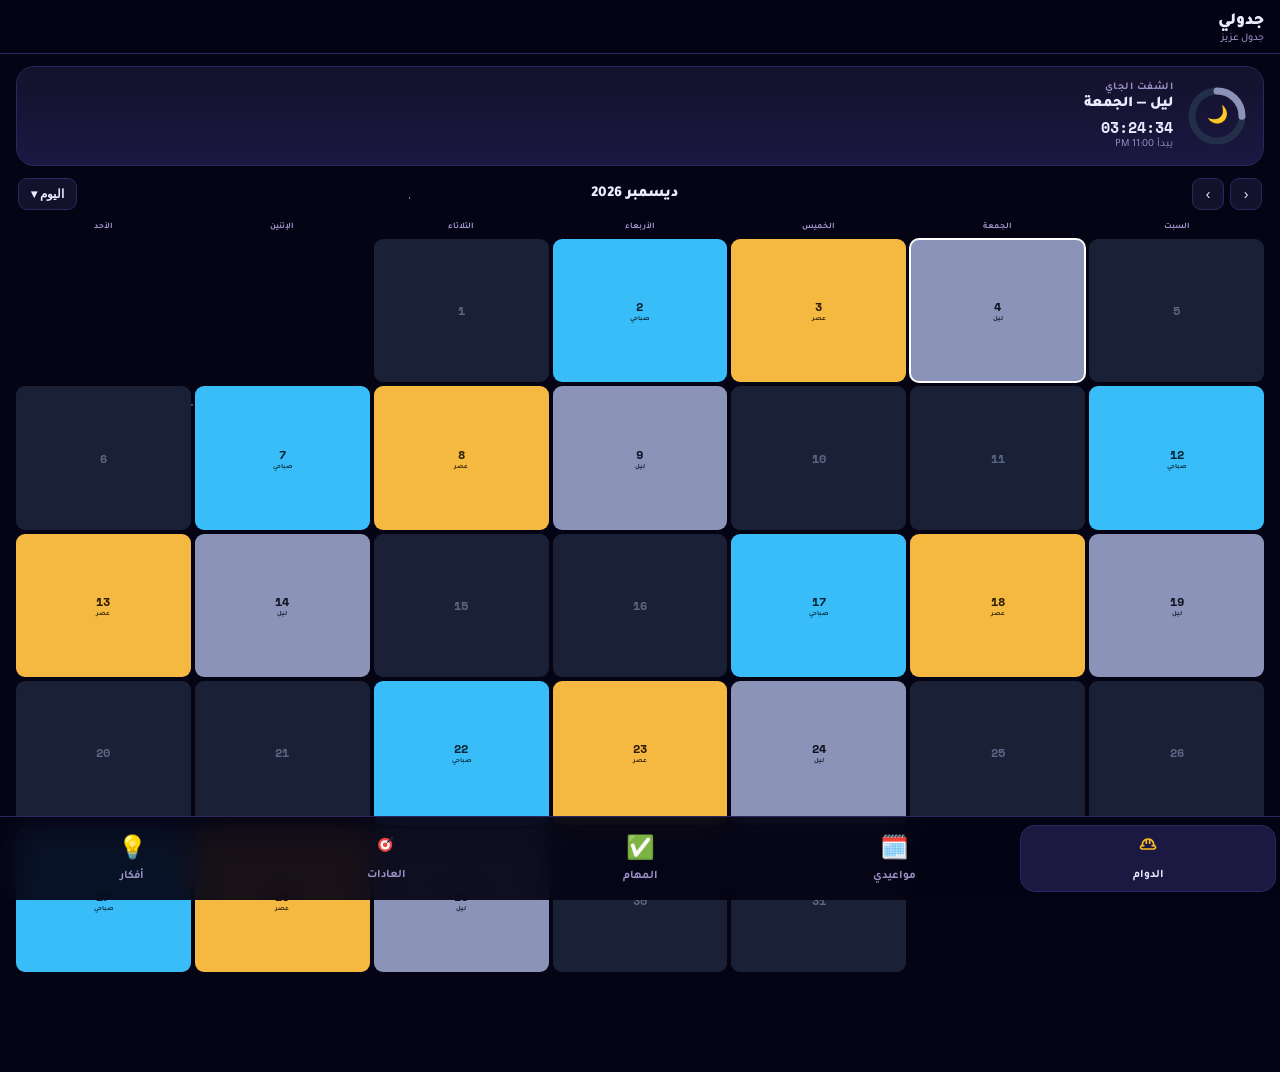
<file: archive/jadwali-original-singlefile.html>
<!DOCTYPE html>
<html lang="ar" dir="rtl">
<head>
<meta charset="UTF-8">
<meta name="viewport" content="width=device-width, initial-scale=1, viewport-fit=cover">
<title>جدولي</title>
<meta name="apple-mobile-web-app-capable" content="yes">
<meta name="apple-mobile-web-app-status-bar-style" content="black-translucent">
<meta name="apple-mobile-web-app-title" content="جدولي">
<meta name="theme-color" content="#0B1220">
<link rel="icon" href="data:image/svg+xml,%3Csvg xmlns='http://www.w3.org/2000/svg' viewBox='0 0 100 100'%3E%3Crect width='100' height='100' rx='22' fill='%230B1220'/%3E%3Ccircle cx='50' cy='50' r='34' fill='none' stroke='%2338BDF8' stroke-width='8'/%3E%3Cpath d='M50 30v20l14 10' stroke='%23F5B942' stroke-width='8' fill='none' stroke-linecap='round'/%3E%3C/svg%3E">
<link rel="preconnect" href="https://fonts.googleapis.com">
<link href="https://fonts.googleapis.com/css2?family=Tajawal:wght@400;500;700;900&family=Space+Mono:wght@400;700&display=swap" rel="stylesheet">
<style>
  :root{
    --bg:#050414; --surface:#13112b; --surface-2:#1b1842; --line:#2c2760;
    --text:#EDEBFF; --muted:#9C93C9;
    --day:#38BDF8; --afternoon:#F5B942; --night:#8B93B8; --off:#1A2136; --off-text:#5b6784;
    --high:#F2545B; --med:#F5B942; --low:#4FD1C5; --ok:#4ADE80;
  }
  *{box-sizing:border-box;}
  html,body{margin:0;padding:0;background:var(--bg);color:var(--text);}
  body{
    font-family:'Tajawal',sans-serif; -webkit-font-smoothing:antialiased;
    min-height:100vh; padding-bottom:calc(84px + env(safe-area-inset-bottom));
    background-color:var(--bg);
    background-image:
      radial-gradient(1px 1px at 10% 8%, #fff, transparent),
      radial-gradient(1px 1px at 32% 22%, #fff, transparent),
      radial-gradient(1.5px 1.5px at 58% 12%, #fff, transparent),
      radial-gradient(1px 1px at 78% 30%, #fff, transparent),
      radial-gradient(1px 1px at 15% 45%, #fff, transparent),
      radial-gradient(1.5px 1.5px at 90% 55%, #fff, transparent),
      radial-gradient(1px 1px at 45% 65%, #fff, transparent),
      radial-gradient(1px 1px at 68% 80%, #fff, transparent),
      radial-gradient(1.5px 1.5px at 25% 88%, #fff, transparent),
      radial-gradient(1px 1px at 5% 70%, #fff, transparent);
    background-repeat:no-repeat;
    background-attachment:fixed;
    background-size:100% 100%;
  }
  .mono{font-family:'Space Mono',monospace;}

  header.top{
    position:sticky; top:0; z-index:20;
    background:rgba(5,4,20,0.88); backdrop-filter:blur(10px);
    border-bottom:1px solid var(--line); padding:12px 16px 8px;
    display:flex; align-items:center; justify-content:space-between;
  }
  header.top h1{font-size:17px; font-weight:900; margin:0;}
  header.top .sub{font-size:10.5px; color:var(--muted); font-weight:500;}
  .hero{
    margin:12px 16px; background:linear-gradient(180deg, var(--surface) 0%, var(--surface-2) 100%);
    border:1px solid var(--line); border-radius:18px; padding:14px 16px;
    display:flex; align-items:center; gap:14px;
  }
  .gauge-wrap{position:relative; width:60px; height:60px; flex:none;}
  .gauge-wrap svg{transform:rotate(-90deg);}
  .gauge-center{position:absolute; inset:0; display:flex; align-items:center; justify-content:center; font-size:17px;}
  .hero-info{flex:1; min-width:0;}
  .hero-eyebrow{font-size:10.5px; color:var(--muted); font-weight:700; letter-spacing:0.5px;}
  .hero-title{font-size:15px; font-weight:900; margin:1px 0 3px;}
  .hero-countdown{font-size:15px; font-weight:600;}
  .hero-sub{font-size:11px; color:var(--muted);}

  section.panel{margin:6px 16px 16px; display:none;}
  section.panel.active{display:block;}

  #upcomingWidget{margin:0 16px 6px;}
  .upcoming-card{
    background:linear-gradient(180deg, #1c2947 0%, var(--surface) 100%);
    border:1px solid var(--afternoon); border-radius:16px; padding:12px 14px; margin-bottom:6px;
  }
  .upcoming-card .uc-title{font-size:11px; font-weight:800; color:var(--afternoon); margin-bottom:8px;}
  .upcoming-row{display:flex; align-items:center; gap:10px; padding:6px 0;}
  .upcoming-row + .upcoming-row{border-top:1px solid var(--line);}
  .upcoming-row .when{font-size:11px; color:var(--afternoon); font-weight:800; font-family:'Space Mono',monospace; flex:none; width:52px;}
  .upcoming-row .title{font-size:13px; flex:1; min-width:0;}

  /* ---- Month grid calendar ---- */
  .cal-nav{display:flex; align-items:center; justify-content:space-between; margin:10px 2px 12px;}
  .cal-nav .month-label{font-size:15px; font-weight:900;}
  .cal-nav .navbtns{display:flex; gap:6px;}
  .cal-nav button{
    background:var(--surface); border:1px solid var(--line); color:var(--text);
    width:32px; height:32px; border-radius:9px; font-size:14px; cursor:pointer;
  }
  .cal-nav .todaybtn{width:auto; padding:0 12px; font-size:12px; font-weight:700;}
  .today-wrap{position:relative;}
  .today-menu{
    display:none; flex-direction:column; gap:2px; position:absolute; top:38px; inset-inline-end:0;
    background:var(--surface); border:1px solid var(--line); border-radius:12px; padding:6px; min-width:104px; z-index:15;
  }
  .today-menu.open{display:flex;}
  .today-menu button{
    background:transparent; border:none; color:var(--text); text-align:start; padding:9px 10px;
    border-radius:8px; font-size:12.5px; cursor:pointer; font-family:'Tajawal',sans-serif; width:auto;
  }
  .today-menu button:hover{background:var(--surface-2);}
  .qv-card{background:var(--surface); border:1px solid var(--line); border-radius:16px; padding:12px; margin-bottom:12px;}
  .qv-head{display:flex; align-items:center; justify-content:space-between; font-size:12px; font-weight:800; color:var(--muted); margin-bottom:8px;}
  .qv-close{background:transparent; border:none; color:var(--muted); font-size:14px; cursor:pointer;}
  .grid-wrap{direction:ltr;}
  .cal-grid{display:grid; grid-template-columns:repeat(7,1fr); gap:4px;}
  .cal-grid .wd{text-align:center; font-size:8.5px; color:var(--muted); font-weight:700; padding-bottom:3px; white-space:nowrap; overflow:hidden; text-overflow:ellipsis;}
  .cal-cell{
    aspect-ratio:1/0.82; border-radius:9px; display:flex; flex-direction:column;
    align-items:center; justify-content:center; gap:1px; position:relative;
    border:1px solid transparent;
  }
  .cal-cell.pad{visibility:hidden;}
  .cal-cell .num{font-size:12px; font-weight:800; font-family:'Space Mono',monospace;}
  .cal-cell .lbl{font-size:6.5px; font-weight:700; opacity:0.9;}
  .cal-cell.today{border-color:#fff; box-shadow:0 0 0 1px #fff;}
  .legend{display:flex; gap:14px; justify-content:center; margin-top:14px; flex-wrap:wrap;}
  .legend .li{display:flex; align-items:center; gap:5px; font-size:11px; color:var(--muted);}
  .legend .sw{width:10px; height:10px; border-radius:3px;}

  .day-row{
    display:flex; align-items:center; gap:12px; background:var(--surface); border:1px solid var(--line);
    border-radius:14px; padding:11px 14px; margin-bottom:7px;
  }
  .day-row.today{border-color:var(--day); box-shadow:0 0 0 1px var(--day) inset;}
  .day-date{width:48px; flex:none; text-align:center;}
  .day-date .wd2{font-size:10.5px; color:var(--muted); font-weight:700;}
  .day-date .dn{font-size:19px; font-weight:900; font-family:'Space Mono',monospace;}
  .badge{padding:5px 11px; border-radius:8px; font-size:12.5px; font-weight:700; flex:none; min-width:58px; text-align:center;}
  .day-time{font-size:11.5px; color:var(--muted); font-family:'Space Mono',monospace; margin-inline-start:auto;}

  .add-card{background:var(--surface); border:1px solid var(--line); border-radius:16px; padding:14px; margin-bottom:14px;}
  .add-card .row2{display:flex; gap:8px; margin-top:8px;}
  .add-card input{
    flex:1; width:100%; background:var(--bg); border:1px solid var(--line); color:var(--text);
    border-radius:11px; padding:11px 13px; font-family:'Tajawal',sans-serif; font-size:14px;
  }
  .add-card input.mono{font-family:'Space Mono',monospace; font-size:13px;}
  .add-card input:focus{outline:none; border-color:var(--day);}
  .add-card button.primary{
    width:100%; margin-top:10px; background:var(--day); color:#06202f; border:none; border-radius:11px;
    padding:11px; font-size:14px; font-weight:800; cursor:pointer; font-family:'Tajawal',sans-serif;
  }

  .item-row{
    display:flex; align-items:center; gap:10px; background:var(--surface); border:1px solid var(--line);
    border-radius:14px; padding:11px 13px; margin-bottom:7px;
  }
  .chk{
    width:21px; height:21px; flex:none; border-radius:7px; border:2px solid var(--muted);
    display:flex; align-items:center; justify-content:center; cursor:pointer; font-size:12px;
  }
  .chk.done{background:var(--ok); border-color:var(--ok); color:#06280f;}
  .item-text{flex:1; font-size:13.5px; min-width:0; word-break:break-word;}
  .item-text.done{color:var(--muted); text-decoration:line-through;}
  .item-meta{font-size:10.5px; color:var(--muted); margin-top:2px;}
  .icon-btn{background:transparent; border:none; color:var(--muted); font-size:15px; cursor:pointer; padding:4px 5px; flex:none;}
  .icon-btn:hover{color:var(--high);}
  .cal-btn{background:var(--surface-2); border:1px solid var(--line); color:var(--day); font-size:16px; border-radius:9px; padding:6px 9px; cursor:pointer; flex:none;}
  .dot{width:10px; height:10px; border-radius:50%; flex:none; cursor:pointer;}
  .dot.high{background:var(--high);} .dot.med{background:var(--med);} .dot.low{background:var(--low);}
  .streak{font-size:11px; color:var(--afternoon); font-weight:700; flex:none;}
  .hdots{display:flex; gap:3px; margin-top:5px;}
  .hdot{width:7px; height:7px; border-radius:50%; background:var(--high); opacity:0.55; flex:none;}
  .hdot.on{background:var(--ok); opacity:1;}

  .empty{text-align:center; color:var(--muted); font-size:13px; padding:26px 10px;}
  .cal-total{
    display:flex; justify-content:space-between; align-items:center; background:var(--surface-2);
    border:1px solid var(--line); border-radius:14px; padding:12px 16px; margin-bottom:14px; font-weight:800;
  }
  .cal-total .n{font-family:'Space Mono',monospace; font-size:19px; color:var(--afternoon);}

  nav.bottom{
    position:fixed; bottom:0; inset-inline:0; z-index:30;
    display:flex; background:rgba(5,4,20,0.92); backdrop-filter:blur(14px);
    border-top:1px solid var(--line); padding:9px 5px calc(9px + env(safe-area-inset-bottom));
  }
  nav.bottom button{
    flex:1; display:flex; flex-direction:column; align-items:center; gap:4px;
    background:transparent; border:none; color:var(--muted); font-family:'Tajawal',sans-serif;
    font-size:11.5px; font-weight:700; padding:8px 2px; cursor:pointer; border-radius:14px;
  }
  nav.bottom button .ic{font-size:23px;}
  nav.bottom button.active{color:var(--text); background:var(--surface-2); box-shadow:0 0 0 1px var(--line);}

  .note{margin:14px 16px 0; font-size:11px; color:var(--muted); line-height:1.8;}
  .section-divider{
    font-size:12px; font-weight:800; color:var(--muted); margin:20px 2px 10px;
    padding-top:14px; border-top:1px solid var(--line);
  }
  .task-group-label{font-size:11px; font-weight:800; color:var(--muted); margin:4px 2px 8px;}
  #undoToast{
    position:fixed; bottom:calc(76px + env(safe-area-inset-bottom)); left:50%;
    transform:translateX(-50%) translateY(14px);
    background:var(--surface-2); border:1px solid var(--line); border-radius:14px;
    padding:10px 10px 10px 14px; display:flex; align-items:center; gap:14px; font-size:12.5px;
    opacity:0; pointer-events:none; transition:opacity .18s, transform .18s; z-index:40;
    box-shadow:0 10px 26px rgba(0,0,0,.45); white-space:nowrap;
  }
  #undoToast.show{opacity:1; transform:translateX(-50%) translateY(0); pointer-events:auto;}
  #undoToast button{
    background:var(--day); color:#06202f; border:none; border-radius:9px; padding:6px 13px;
    font-weight:800; font-size:12px; cursor:pointer; font-family:'Tajawal',sans-serif;
  }

  .acct-toggle{display:flex; gap:8px; margin-top:8px;}
  .acct-btn{
    flex:1; background:var(--bg); border:1px solid var(--line); color:var(--muted);
    border-radius:11px; padding:10px 6px; font-size:12px; font-weight:700; cursor:pointer;
    font-family:'Tajawal',sans-serif;
  }
  .acct-btn.active{border-color:var(--day); color:var(--text); background:var(--surface-2);}
  .add-card textarea{
    width:100%; background:var(--bg); border:1px solid var(--line); color:var(--text);
    border-radius:11px; padding:11px 13px; font-family:'Tajawal',sans-serif; font-size:13px;
    margin-top:8px; min-height:64px; resize:vertical;
  }
  .add-card textarea:focus{outline:none; border-color:var(--day);}
  .filter-row{display:flex; gap:8px; margin-bottom:10px;}
  .filter-chip{
    background:var(--surface); border:1px solid var(--line); color:var(--muted);
    border-radius:10px; padding:7px 12px; font-size:11.5px; font-weight:700; cursor:pointer;
    font-family:'Tajawal',sans-serif;
  }
  .filter-chip.active{border-color:var(--afternoon); color:var(--text);}
  .idea-card{background:var(--surface); border:1px solid var(--line); border-radius:14px; padding:12px 13px; margin-bottom:7px;}
  .idea-head{display:flex; align-items:center; gap:8px;}
  .idea-tag{font-size:10px; font-weight:800; padding:3px 8px; border-radius:7px; flex:none;}
  .idea-tag.tech{background:#1c3a52; color:#7dd3fc;}
  .idea-tag.chef{background:#3a2a12; color:#fbbf24;}
  .idea-script{
    font-size:12px; color:var(--muted); margin-top:8px; padding-top:8px; border-top:1px solid var(--line);
    white-space:pre-wrap; word-break:break-word;
  }
  .idea-script.empty-script{font-style:italic; opacity:0.7;}
  .idea-script-edit{
    width:100%; background:var(--bg); border:1px solid var(--line); color:var(--text);
    border-radius:9px; padding:9px 10px; font-family:'Tajawal',sans-serif; font-size:12px;
    margin-top:8px; min-height:56px; resize:vertical; display:none;
  }
  .idea-date-badge{
    font-size:10px; font-weight:800; color:var(--afternoon); background:var(--surface-2);
    border:1px solid var(--line); border-radius:7px; padding:3px 7px; flex:none; cursor:pointer; white-space:nowrap;
  }
  .idea-date-edit{
    width:100%; background:var(--bg); border:1px solid var(--line); color:var(--text);
    border-radius:9px; padding:8px 10px; font-family:'Space Mono',monospace; font-size:12px;
    margin-top:8px; display:none;
  }
  #scheduledWidget{margin-bottom:6px;}
  .sched-card{
    background:linear-gradient(180deg, #1c2947 0%, var(--surface) 100%);
    border:1px solid var(--afternoon); border-radius:16px; padding:12px 14px; margin-bottom:14px;
  }
  .sched-card .sc-title{font-size:11px; font-weight:800; color:var(--afternoon); margin-bottom:8px;}
  .sched-row{display:flex; align-items:center; gap:10px; padding:6px 0;}
  .sched-row + .sched-row{border-top:1px solid var(--line);}
  .sched-row .when{font-size:11px; color:var(--afternoon); font-weight:800; font-family:'Space Mono',monospace; flex:none; width:60px;}
  .sched-row .title{font-size:13px; flex:1; min-width:0;}
</style>
</head>
<body>

<header class="top">
  <div>
    <h1>جدولي</h1>
    <div class="sub">جدول عزيز</div>
  </div>
</header>

<div class="hero">
  <div class="gauge-wrap">
    <svg width="60" height="60" viewBox="0 0 60 60">
      <circle cx="30" cy="30" r="25" fill="none" stroke="#232E48" stroke-width="7"/>
      <circle id="gaugeRing" cx="30" cy="30" r="25" fill="none" stroke="#38BDF8" stroke-width="7"
        stroke-linecap="round" stroke-dasharray="157" stroke-dashoffset="157"/>
    </svg>
    <div class="gauge-center" id="heroIcon">🌙</div>
  </div>
  <div class="hero-info">
    <div class="hero-eyebrow" id="heroEyebrow">جاري التحميل...</div>
    <div class="hero-title" id="heroTitle">—</div>
    <div class="hero-countdown mono" id="heroCountdown">--:--:--</div>
    <div class="hero-sub" id="heroSub"></div>
  </div>
</div>

<div id="upcomingWidget"></div>

<section class="panel active" id="panel-cal">
  <div class="cal-nav">
    <div class="navbtns">
      <button id="prevMonth">‹</button>
      <button id="nextMonth">›</button>
    </div>
    <div class="month-label" id="monthLabel">—</div>
    <div class="today-wrap">
      <button class="todaybtn" id="todayBtn">اليوم ▾</button>
      <div class="today-menu" id="todayMenu">
        <button data-range="1">اليوم</button>
        <button data-range="3">٣ أيام</button>
        <button data-range="7">أسبوع</button>
      </div>
    </div>
  </div>
  <div id="quickView"></div>
  <div class="grid-wrap">
    <div class="cal-grid" id="calGrid"></div>
  </div>
</section>

<section class="panel" id="panel-appt">
  <div class="add-card">
    <input id="apptTitle" placeholder="اسم الموعد...">
    <div class="row2">
      <input id="apptDate" type="date" class="mono">
      <input id="apptTime" type="time" class="mono">
    </div>
    <button class="primary" id="apptAdd">إضافة الموعد</button>
    <div class="item-meta" id="apptMsg" style="text-align:center; margin-top:6px;"></div>
  </div>
  <div id="apptList"></div>
  <div class="note">لما تضيف موعد بينزل ملف تقويم صغير بالتنزيلات تلقائي — افتحه وبيسألك "Add to Calendar" مباشرة. تقدر تنزّله ثانية من زر 📅 بجانب الموعد بأي وقت.</div>
</section>

<section class="panel" id="panel-tasks">
  <div class="add-card">
    <input id="taskInput" placeholder="أضف مهمة جديدة...">
    <button class="primary" id="taskAdd">إضافة</button>
  </div>
  <div id="taskList"></div>
  <div class="note">اضغط النقطة الملونة لتغيير الأولوية (أحمر مهم، أصفر متوسط، تركواز بسيط) — المهم يطلع فوق تلقائي.</div>
</section>

<section class="panel" id="panel-habits">
  <div class="add-card">
    <input id="habitInput" placeholder="عادة جديدة... مثل: اشرب ماي">
    <button class="primary" id="habitAdd">إضافة</button>
  </div>
  <div id="habitList"></div>
  <div class="note">دوس على العادة كل يوم تسويها. النقاط الصغيرة توريك آخر 7 أيام (أخضر = سويتها). لو فوّت يوم بدون ما تدوس، الستريك 🔥 ينكسر ويرجع صفر تلقائي — ما يحتاج منك شي.</div>

  <div class="section-divider">🍽️ الأكل</div>
  <div class="cal-total">
    <span>سعرات اليوم</span>
    <span class="n mono" id="foodTotal">0</span>
  </div>
  <div class="add-card">
    <input id="foodText" placeholder="وش أكلت / الكمية...">
    <div class="row2">
      <input id="foodCal" type="number" inputmode="numeric" placeholder="سعرات (اختياري)" class="mono">
    </div>
    <button class="primary" id="foodAdd">تسجيل</button>
  </div>
  <div id="foodList"></div>
</section>

<section class="panel" id="panel-ideas">
  <div class="add-card">
    <input id="ideaTitle" placeholder="اسم الفكرة...">
    <div class="acct-toggle">
      <button type="button" class="acct-btn active" id="acctTech" data-acct="tech">🎬 تك — @tech3zoz</button>
      <button type="button" class="acct-btn" id="acctChef" data-acct="chef">🍳 طبخ — @chef3zoz</button>
    </div>
    <div class="row2">
      <input id="ideaDate" type="date" class="mono" placeholder="تاريخ النشر (اختياري)">
    </div>
    <textarea id="ideaScript" placeholder="مساحة السكربت (اختياري)... تقدر تضيفه الحين أو بعدين"></textarea>
    <button class="primary" id="ideaAdd">إضافة الفكرة</button>
  </div>
  <div id="scheduledWidget"></div>
  <div class="filter-row">
    <button class="filter-chip active" data-filter="all">الكل</button>
    <button class="filter-chip" data-filter="tech">🎬 تك</button>
    <button class="filter-chip" data-filter="chef">🍳 طبخ</button>
  </div>
  <div id="ideaList"></div>
  <div class="note">أي فكرة تضيفها تقدر تفتحها بعدين وتضيف/تعدل السكربت أو تاريخ النشر حقها. أنا ما أقدر أدخل التطبيق نفسه أشوف أفكارك — لو تبي مساعدة بسكربت، قولي الموضوع هنا بالشات وأكتبه لك، وبعدها تلصقه بنفسك بخانة السكربت.</div>
</section>

<div id="undoToast"></div>

<nav class="bottom">
  <button class="active" data-tab="cal"><span class="ic"><svg viewBox="0 0 24 24" width="20" height="20" fill="#FBBF24"><path d="M20,13.17V13a8,8,0,0,0-2.42-5.74A7.84,7.84,0,0,0,14.4,5.38l-.05,0A8.24,8.24,0,0,0,11.76,5,8.21,8.21,0,0,0,4,13.17,3,3,0,0,0,5,19H19a3,3,0,0,0,1-5.83ZM19,17H5a1,1,0,0,1,0-2H7a1,1,0,0,0,0-2H6A6.41,6.41,0,0,1,9,7.85V11a1,1,0,0,0,2,0V7.09A7.34,7.34,0,0,1,11.82,7H12a5.56,5.56,0,0,1,1,.1V11a1,1,0,0,0,2,0V7.82a6.65,6.65,0,0,1,1.18.87A6,6,0,0,1,18,13H17a1,1,0,0,0,0,2h2a1,1,0,0,1,0,2Z"/></svg></span>الدوام</button>
  <button data-tab="appt"><span class="ic">🗓️</span>مواعيدي</button>
  <button data-tab="tasks"><span class="ic">✅</span>المهام</button>
  <button data-tab="habits"><span class="ic"><svg viewBox="0 0 24 24" width="20" height="20"><circle cx="11" cy="13" r="8.5" fill="#EF4444"/><circle cx="11" cy="13" r="5.6" fill="#FFFFFF"/><circle cx="11" cy="13" r="2.8" fill="#EF4444"/><path d="M14 10 L20 4" stroke="#1F2937" stroke-width="1.6" stroke-linecap="round"/><path d="M20 4 L16.7 4.6 L19.4 7.3 Z" fill="#1F2937"/></svg></span>العادات</button>
  <button data-tab="ideas"><span class="ic">💡</span>أفكار</button>
</nav>

<script>
// ---------- Shift engine ----------
const ANCHOR = new Date(2026, 6, 5);
const CYCLE = ['day','afternoon','night','off','off'];
const SHIFT_INFO = {
  day:       { label:'صباحي', short:'صباحي', start:7,  end:15, hex:'#38BDF8', text:'#06202f', icon:'☀️' },
  afternoon: { label:'عصر',   short:'عصر',   start:15, end:23, hex:'#F5B942', text:'#2b1c00', icon:'🌇' },
  night:     { label:'ليل',   short:'ليل',   start:23, end:31, hex:'#8B93B8', text:'#0d1120', icon:'🌙' },
  off:       { label:'إجازة', short:'',      start:null, end:null, hex:'#1A2136', text:'#5b6784', icon:'🛌' }
};
const WEEKDAYS = ['الأحد','الإثنين','الثلاثاء','الأربعاء','الخميس','الجمعة','السبت'];
const MONTHS_AR = ['يناير','فبراير','مارس','أبريل','مايو','يونيو','يوليو','أغسطس','سبتمبر','أكتوبر','نوفمبر','ديسمبر'];

function dateOnly(d){ return new Date(d.getFullYear(), d.getMonth(), d.getDate()); }
function shiftKeyForDate(d){
  const diff = Math.round((dateOnly(d) - ANCHOR) / 86400000);
  return CYCLE[((diff % 5) + 5) % 5];
}
function shiftEventForDate(d){
  const key = shiftKeyForDate(d);
  const info = SHIFT_INFO[key];
  if(key === 'off') return { key, date:dateOnly(d), start:null, end:null };
  const start = new Date(d); start.setHours(info.start,0,0,0);
  const end = new Date(d);
  if(info.end > 24){ end.setDate(end.getDate()+1); end.setHours(info.end-24,0,0,0); }
  else { end.setHours(info.end,0,0,0); }
  return { key, date:dateOnly(d), start, end };
}
function upcomingEvents(fromOffsetDays, toOffsetDays){
  const list = []; const base = dateOnly(new Date());
  for(let i=fromOffsetDays; i<=toOffsetDays; i++){
    const d = new Date(base); d.setDate(d.getDate()+i);
    const ev = shiftEventForDate(d);
    if(ev.key !== 'off') list.push(ev);
  }
  return list.sort((a,b)=>a.start-b.start);
}
function getCurrentAndNext(now){
  const events = upcomingEvents(-1, 10);
  let current = null, next = null;
  for(const ev of events){
    if(ev.start <= now && now < ev.end) current = ev;
    if(ev.start > now && !next) next = ev;
  }
  return { current, next };
}
function fmtTime(d){
  let h = d.getHours(); const m = String(d.getMinutes()).padStart(2,'0');
  const ap = h >= 12 ? 'PM' : 'AM';
  h = h % 12; if(h === 0) h = 12;
  return `${h}:${m} ${ap}`;
}
function fmtHour12(h24){
  const ap = h24 >= 12 ? 'PM' : 'AM';
  let h = h24 % 12; if(h === 0) h = 12;
  return `${h} ${ap}`;
}
function fmtHMS(ms){
  if(ms < 0) ms = 0;
  const s = Math.floor(ms/1000);
  return `${String(Math.floor(s/3600)).padStart(2,'0')}:${String(Math.floor((s%3600)/60)).padStart(2,'0')}:${String(s%60).padStart(2,'0')}`;
}
function todayStr(){ return dateOnly(new Date()).toISOString().slice(0,10); }
function yesterdayStr(){ const d=new Date(); d.setDate(d.getDate()-1); return dateOnly(d).toISOString().slice(0,10); }

const RING_LEN = 157;

function updateHero(){
  const now = new Date();
  const { current, next } = getCurrentAndNext(now);
  const eyebrow = document.getElementById('heroEyebrow');
  const title = document.getElementById('heroTitle');
  const countdown = document.getElementById('heroCountdown');
  const sub = document.getElementById('heroSub');
  const icon = document.getElementById('heroIcon');
  const ring = document.getElementById('gaugeRing');

  if(current){
    const info = SHIFT_INFO[current.key];
    eyebrow.textContent = 'أنت بالدوام الحين';
    title.textContent = info.label;
    countdown.textContent = fmtHMS(current.end - now);
    sub.textContent = `ينتهي ${fmtTime(current.end)}`;
    icon.textContent = info.icon;
    const frac = Math.min(1, Math.max(0,(now - current.start)/(current.end-current.start)));
    ring.setAttribute('stroke-dashoffset', RING_LEN * (1-frac));
    ring.style.stroke = info.hex;
  } else if(next){
    const info = SHIFT_INFO[next.key];
    eyebrow.textContent = 'الشفت الجاي';
    title.textContent = `${info.label} — ${WEEKDAYS[next.date.getDay()]}`;
    countdown.textContent = fmtHMS(next.start - now);
    sub.textContent = `يبدأ ${fmtTime(next.start)}`;
    icon.textContent = info.icon;
    ring.style.stroke = info.hex;
    ring.setAttribute('stroke-dashoffset', RING_LEN * 0.75);
  } else {
    eyebrow.textContent = 'ما فيه شفت قريب';
    title.textContent = '—'; countdown.textContent = '--:--:--'; sub.textContent = '';
  }
}

// ---------- Month grid ----------
let viewDate = dateOnly(new Date());
viewDate.setDate(1);

function renderMonthGrid(){
  const label = document.getElementById('monthLabel');
  label.textContent = `${MONTHS_AR[viewDate.getMonth()]} ${viewDate.getFullYear()}`;

  const grid = document.getElementById('calGrid');
  let html = WEEKDAYS.map(w => `<div class="wd">${w}</div>`).join('');

  const firstDay = new Date(viewDate.getFullYear(), viewDate.getMonth(), 1);
  const startPad = firstDay.getDay(); // 0=Sun
  const daysInMonth = new Date(viewDate.getFullYear(), viewDate.getMonth()+1, 0).getDate();
  const todayKey = dateOnly(new Date()).getTime();

  for(let i=0; i<startPad; i++) html += `<div class="cal-cell pad"></div>`;

  for(let day=1; day<=daysInMonth; day++){
    const d = new Date(viewDate.getFullYear(), viewDate.getMonth(), day);
    const ev = shiftEventForDate(d);
    const info = SHIFT_INFO[ev.key];
    const isToday = d.getTime() === todayKey;
    html += `<div class="cal-cell ${isToday?'today':''}" style="background:${info.hex};color:${info.text}">
      <div class="num">${day}</div>
      ${info.short ? `<div class="lbl">${info.short}</div>` : ''}
    </div>`;
  }
  grid.innerHTML = html;
}
document.getElementById('prevMonth').addEventListener('click', () => { viewDate.setMonth(viewDate.getMonth()-1); renderMonthGrid(); });
document.getElementById('nextMonth').addEventListener('click', () => { viewDate.setMonth(viewDate.getMonth()+1); renderMonthGrid(); });

document.getElementById('todayBtn').addEventListener('click', (e) => {
  e.stopPropagation();
  document.getElementById('todayMenu').classList.toggle('open');
});
document.addEventListener('click', () => document.getElementById('todayMenu').classList.remove('open'));
document.getElementById('todayMenu').addEventListener('click', e => {
  const range = e.target.dataset.range; if(!range) return;
  document.getElementById('todayMenu').classList.remove('open');
  viewDate = dateOnly(new Date()); viewDate.setDate(1); renderMonthGrid();
  renderQuickView(Number(range));
});

function renderQuickView(days){
  const el = document.getElementById('quickView');
  const base = dateOnly(new Date());
  let rows = '';
  for(let i=0; i<days; i++){
    const d = new Date(base); d.setDate(d.getDate()+i);
    const ev = shiftEventForDate(d);
    const info = SHIFT_INFO[ev.key];
    const isToday = i===0;
    const timeText = ev.key==='off' ? 'راحة' : `${fmtHour12(info.start)} - ${fmtHour12(info.end % 24)}`;
    rows += `<div class="day-row ${isToday?'today':''}">
      <div class="day-date"><div class="wd2">${WEEKDAYS[d.getDay()]}</div><div class="dn mono">${d.getDate()}</div></div>
      <div class="badge" style="background:${info.hex};color:${info.text}">${info.label}</div>
      <div class="day-time">${timeText}</div>
    </div>`;
  }
  const labelMap = { 1:'اليوم', 3:'٣ أيام الجاية', 7:'الأسبوع الجاي' };
  el.innerHTML = `<div class="qv-card">
    <div class="qv-head"><span>${labelMap[days] || ''}</span><button class="qv-close" id="qvClose">✕</button></div>
    ${rows}
  </div>`;
  document.getElementById('qvClose').addEventListener('click', () => { el.innerHTML = ''; });
}

// ---------- ICS export (download-based, avoids raw text showing in-browser) ----------
function toICSDate(dt){
  const p = n => String(n).padStart(2,'0');
  return `${dt.getFullYear()}${p(dt.getMonth()+1)}${p(dt.getDate())}T${p(dt.getHours())}${p(dt.getMinutes())}00`;
}
function addToPhoneCalendar(title, start, end){
  const ics = ['BEGIN:VCALENDAR','VERSION:2.0','BEGIN:VEVENT',
    `UID:${Date.now()}@jadwali`,`DTSTAMP:${toICSDate(new Date())}`,
    `DTSTART:${toICSDate(start)}`,`DTEND:${toICSDate(end)}`,
    `SUMMARY:${title.replace(/\r?\n/g,' ')}`,'END:VEVENT','END:VCALENDAR'].join('\r\n');
  const blob = new Blob([ics], {type:'text/calendar'});
  const url = URL.createObjectURL(blob);
  const a = document.createElement('a');
  a.href = url; a.download = 'event.ics';
  document.body.appendChild(a); a.click(); document.body.removeChild(a);
  setTimeout(()=>URL.revokeObjectURL(url), 15000);
}

// ---------- Appointments ----------
function loadAppt(){ try{ return JSON.parse(localStorage.getItem('aziz_appointments')||'[]'); }catch(e){ return []; } }
function saveAppt(a){ localStorage.setItem('aziz_appointments', JSON.stringify(a)); }

function renderAppt(){
  const items = loadAppt().sort((a,b)=> new Date(a.date+'T'+a.time) - new Date(b.date+'T'+b.time));
  const el = document.getElementById('apptList');
  if(!items.length){ el.innerHTML = '<div class="empty">ما فيه مواعيد مضافة</div>'; return; }
  el.innerHTML = items.map(a => {
    const d = new Date(a.date+'T'+a.time);
    const dateLabel = `${WEEKDAYS[d.getDay()]} ${d.getDate()}/${d.getMonth()+1}`;
    return `<div class="item-row" data-id="${a.id}">
      <div style="flex:1; min-width:0;">
        <div class="item-text">${escapeHtml(a.title)}</div>
        <div class="item-meta mono">${dateLabel} — ${fmtTime(d)}</div>
      </div>
      <button class="cal-btn" data-action="ics">📅</button>
      <button class="icon-btn" data-action="del">✕</button>
    </div>`;
  }).join('');
}
function setApptMsg(msg, isError){
  const el = document.getElementById('apptMsg');
  el.textContent = msg;
  el.style.color = isError ? 'var(--high)' : 'var(--ok)';
  if(msg) setTimeout(()=>{ if(el.textContent===msg) el.textContent=''; }, 3500);
}
document.getElementById('apptAdd').addEventListener('click', () => {
  const title = document.getElementById('apptTitle').value.trim();
  const date = document.getElementById('apptDate').value;
  const time = document.getElementById('apptTime').value || '09:00';
  if(!title){ setApptMsg('اكتب اسم الموعد', true); return; }
  if(!date){ setApptMsg('اختر التاريخ', true); return; }
  const items = loadAppt();
  items.push({ id: Date.now().toString(), title, date, time });
  saveAppt(items);
  const start = new Date(date + 'T' + time);
  const end = new Date(start.getTime() + 60*60*1000);
  addToPhoneCalendar(title, start, end);
  document.getElementById('apptTitle').value = '';
  document.getElementById('apptTime').value = '';
  document.getElementById('apptDate').value = todayStr();
  setApptMsg('تمت الإضافة ✓ — افتح ملف التقويم اللي نزل عشان تأكد الإضافة');
  renderAppt();
  renderUpcomingWidget();
});
document.getElementById('apptList').addEventListener('click', e => {
  const row = e.target.closest('.item-row'); if(!row) return;
  const id = row.dataset.id;
  let items = loadAppt();
  const item = items.find(a => a.id === id);
  if(e.target.dataset.action === 'del'){
    items = items.filter(a => a.id !== id); saveAppt(items); renderAppt(); renderUpcomingWidget();
  } else if(e.target.dataset.action === 'ics' && item){
    const start = new Date(item.date + 'T' + item.time);
    const end = new Date(start.getTime() + 60*60*1000);
    addToPhoneCalendar(item.title, start, end);
  }
});

function renderUpcomingWidget(){
  const el = document.getElementById('upcomingWidget');
  const today = todayStr();
  const tmrw = (() => { const d = new Date(); d.setDate(d.getDate()+1); return dateOnly(d).toISOString().slice(0,10); })();
  const items = loadAppt()
    .filter(a => a.date === today || a.date === tmrw)
    .sort((a,b) => new Date(a.date+'T'+a.time) - new Date(b.date+'T'+b.time));
  if(!items.length){ el.innerHTML = ''; return; }
  el.innerHTML = `<div class="upcoming-card">
    <div class="uc-title">🗓️ مواعيد قريبة</div>
    ${items.map(a => {
      const d = new Date(a.date+'T'+a.time);
      const isToday = a.date === today;
      return `<div class="upcoming-row">
        <div class="when">${isToday?'اليوم':'باجر'} ${fmtTime(d)}</div>
        <div class="title">${escapeHtml(a.title)}</div>
      </div>`;
    }).join('')}
  </div>`;
}

// ---------- Tasks ----------
function loadTasks(){ try{ return JSON.parse(localStorage.getItem('aziz_tasks')||'[]'); }catch(e){ return []; } }
function saveTasks(t){ localStorage.setItem('aziz_tasks', JSON.stringify(t)); }
const LEVEL_ORDER = { high:0, med:1, low:2 };
const LEVEL_CYCLE = ['high','med','low'];

function taskRowHtml(t){
  return `<div class="item-row" data-id="${t.id}">
      <div class="dot ${t.level}" data-action="cycle"></div>
      <div class="chk ${t.done?'done':''}" data-action="toggle">${t.done?'✓':''}</div>
      <div class="item-text ${t.done?'done':''}">${escapeHtml(t.text)}</div>
      <button class="icon-btn" data-action="del">✕</button>
    </div>`;
}
function renderTasks(){
  const all = loadTasks();
  const el = document.getElementById('taskList');
  if(!all.length){ el.innerHTML = '<div class="empty">ما فيه مهام حالياً</div>'; return; }
  const pending = all.filter(t => !t.done).sort((a,b) => LEVEL_ORDER[a.level]-LEVEL_ORDER[b.level]);
  const done = all.filter(t => t.done).sort((a,b) => LEVEL_ORDER[a.level]-LEVEL_ORDER[b.level]);
  let html = `<div class="task-group-label">⏳ باقي (${pending.length})</div>`;
  html += pending.length ? pending.map(taskRowHtml).join('') : `<div class="empty">خلصت المهام 🎉</div>`;
  if(done.length){
    html += `<div class="task-group-label">✅ خلصت (${done.length})</div>`;
    html += done.map(taskRowHtml).join('');
  }
  el.innerHTML = html;
}
document.getElementById('taskAdd').addEventListener('click', addTask);
document.getElementById('taskInput').addEventListener('keydown', e => { if(e.key==='Enter') addTask(); });
function addTask(){
  const input = document.getElementById('taskInput');
  const text = input.value.trim(); if(!text) return;
  const tasks = loadTasks();
  tasks.unshift({ id: Date.now().toString(), text, done:false, level:'med' });
  saveTasks(tasks); input.value=''; renderTasks();
}
document.getElementById('taskList').addEventListener('click', e => {
  const row = e.target.closest('.item-row'); if(!row) return;
  const id = row.dataset.id;
  let tasks = loadTasks();
  const idx = tasks.findIndex(t => t.id === id);
  const action = e.target.dataset.action;
  if(action === 'toggle'){
    const prevDone = tasks[idx].done;
    tasks[idx].done = !prevDone;
    saveTasks(tasks); renderTasks();
    showUndoToast(tasks[idx].done ? 'انتقلت لـ"خلصت"' : 'رجعت لـ"باقي"', () => {
      const t2 = loadTasks(); const i2 = t2.findIndex(x => x.id === id);
      if(i2 > -1){ t2[i2].done = prevDone; saveTasks(t2); renderTasks(); }
    });
  } else if(action === 'del'){
    const removed = tasks[idx]; const removedIndex = idx;
    tasks.splice(idx, 1);
    saveTasks(tasks); renderTasks();
    showUndoToast('تم حذف المهمة', () => {
      const t2 = loadTasks(); t2.splice(removedIndex, 0, removed); saveTasks(t2); renderTasks();
    });
  } else if(action === 'cycle'){
    tasks[idx].level = LEVEL_CYCLE[(LEVEL_CYCLE.indexOf(tasks[idx].level)+1)%3];
    saveTasks(tasks); renderTasks();
  }
});

// ---------- Undo toast ----------
let undoTimer = null;
function showUndoToast(text, undoFn){
  const el = document.getElementById('undoToast');
  clearTimeout(undoTimer);
  el.innerHTML = `<span>${text}</span><button id="undoBtn">تراجع</button>`;
  el.classList.add('show');
  document.getElementById('undoBtn').onclick = () => { undoFn(); hideUndoToast(); };
  undoTimer = setTimeout(hideUndoToast, 4000);
}
function hideUndoToast(){ document.getElementById('undoToast').classList.remove('show'); }

// ---------- Habits ----------
function dstr(d){ return dateOnly(d).toISOString().slice(0,10); }

function loadHabits(){
  const raw = localStorage.getItem('aziz_habits');
  if(raw === null){
    const seed = [
      { id:'seed1', text:'اشرب ماي', history:[] },
      { id:'seed2', text:'اخذ حبوبي', history:[] }
    ];
    localStorage.setItem('aziz_habits', JSON.stringify(seed));
    return seed;
  }
  let items;
  try{ items = JSON.parse(raw); }catch(e){ return []; }
  let migrated = false;
  items = items.map(h => {
    if(!h.history){
      migrated = true;
      return { id:h.id, text:h.text, history: h.lastDone ? [h.lastDone] : [] };
    }
    return h;
  });
  if(migrated) localStorage.setItem('aziz_habits', JSON.stringify(items));
  return items;
}
function saveHabits(h){ localStorage.setItem('aziz_habits', JSON.stringify(h)); }

function computeStreak(history){
  const set = new Set(history);
  let streak = 0;
  const cur = new Date();
  if(!set.has(dstr(cur))) cur.setDate(cur.getDate() - 1);
  while(set.has(dstr(cur))){ streak++; cur.setDate(cur.getDate() - 1); }
  return streak;
}
function last7(history){
  const set = new Set(history);
  const days = [];
  for(let i = 6; i >= 0; i--){
    const d = new Date(); d.setDate(d.getDate() - i);
    days.push(set.has(dstr(d)));
  }
  return days;
}

function renderHabits(){
  const items = loadHabits();
  const el = document.getElementById('habitList');
  const today = todayStr();
  if(!items.length){ el.innerHTML = '<div class="empty">ما فيه عادات مضافة</div>'; return; }
  el.innerHTML = items.map(h => {
    const done = h.history.includes(today);
    const streak = computeStreak(h.history);
    const dots = last7(h.history).map(on => `<span class="hdot ${on?'on':''}"></span>`).join('');
    return `<div class="item-row" data-id="${h.id}">
      <div class="chk ${done?'done':''}" data-action="toggle">${done?'✓':''}</div>
      <div style="flex:1; min-width:0;">
        <div class="item-text ${done?'done':''}">${escapeHtml(h.text)}</div>
        <div class="hdots">${dots}</div>
      </div>
      ${streak > 0 ? `<div class="streak">🔥${streak}</div>` : ''}
      <button class="icon-btn" data-action="del">✕</button>
    </div>`;
  }).join('');
}
document.getElementById('habitAdd').addEventListener('click', () => {
  const input = document.getElementById('habitInput');
  const text = input.value.trim(); if(!text) return;
  const items = loadHabits();
  items.push({ id: Date.now().toString(), text, history:[] });
  saveHabits(items); input.value=''; renderHabits();
});
document.getElementById('habitList').addEventListener('click', e => {
  const row = e.target.closest('.item-row'); if(!row) return;
  const id = row.dataset.id;
  let items = loadHabits();
  const idx = items.findIndex(h => h.id === id);
  const action = e.target.dataset.action;
  if(action === 'del'){ items.splice(idx,1); }
  else if(action === 'toggle'){
    const h = items[idx]; const today = todayStr();
    const set = new Set(h.history);
    if(set.has(today)) set.delete(today); else set.add(today);
    h.history = Array.from(set);
  } else return;
  saveHabits(items); renderHabits();
});

// ---------- Food log ----------
function loadFood(){ try{ return JSON.parse(localStorage.getItem('aziz_food')||'[]'); }catch(e){ return []; } }
function saveFood(f){ localStorage.setItem('aziz_food', JSON.stringify(f)); }

function renderFood(){
  const items = loadFood().slice().sort((a,b)=> b.ts - a.ts);
  const el = document.getElementById('foodList');
  const totalEl = document.getElementById('foodTotal');
  const todayD = dateOnly(new Date()).toDateString();
  const todayTotal = items.filter(f => new Date(f.ts).toDateString()===todayD)
    .reduce((s,f)=> s + (Number(f.cal)||0), 0);
  totalEl.textContent = todayTotal;
  if(!items.length){ el.innerHTML = '<div class="empty">ما فيه تسجيلات أكل بعد</div>'; return; }
  el.innerHTML = items.map(f => {
    const d = new Date(f.ts);
    return `<div class="item-row" data-id="${f.id}">
      <div style="flex:1; min-width:0;">
        <div class="item-text">${escapeHtml(f.text)}</div>
        <div class="item-meta mono">${fmtTime(d)}${f.cal ? ' — ' + f.cal + ' سعرة' : ''}</div>
      </div>
      <button class="icon-btn" data-action="del">✕</button>
    </div>`;
  }).join('');
}
document.getElementById('foodAdd').addEventListener('click', () => {
  const text = document.getElementById('foodText').value.trim();
  const cal = document.getElementById('foodCal').value;
  if(!text) return;
  const items = loadFood();
  items.push({ id: Date.now().toString(), text, cal: cal ? Number(cal) : null, ts: Date.now() });
  saveFood(items);
  document.getElementById('foodText').value=''; document.getElementById('foodCal').value='';
  renderFood();
});
document.getElementById('foodList').addEventListener('click', e => {
  const row = e.target.closest('.item-row'); if(!row) return;
  if(e.target.dataset.action !== 'del') return;
  const items = loadFood().filter(f => f.id !== row.dataset.id);
  saveFood(items); renderFood();
});

// ---------- Content ideas ----------
function loadIdeas(){ try{ return JSON.parse(localStorage.getItem('aziz_ideas')||'[]'); }catch(e){ return []; } }
function saveIdeas(items){ localStorage.setItem('aziz_ideas', JSON.stringify(items)); }
let ideaFilter = 'all';
let selectedAcct = 'tech';

function fmtShortDate(dateStr){
  const d = new Date(dateStr + 'T00:00:00');
  return `${d.getDate()} ${MONTHS_AR[d.getMonth()]}`;
}

function renderIdeas(){
  const all = loadIdeas().slice().sort((a,b)=> b.ts - a.ts);
  const items = ideaFilter === 'all' ? all : all.filter(i => i.acct === ideaFilter);
  const el = document.getElementById('ideaList');
  if(!items.length){ el.innerHTML = '<div class="empty">ما فيه أفكار مضافة</div>'; return; }
  el.innerHTML = items.map(i => `
    <div class="idea-card" data-id="${i.id}">
      <div class="idea-head">
        <span class="idea-tag ${i.acct}">${i.acct==='tech' ? '🎬 تك' : '🍳 طبخ'}</span>
        <div class="item-text" style="flex:1;">${escapeHtml(i.title)}</div>
        ${i.pubDate ? `<span class="idea-date-badge" data-action="date">📆 ${fmtShortDate(i.pubDate)}</span>` : `<button class="icon-btn" data-action="date">📆</button>`}
        <button class="icon-btn" data-action="edit">✏️</button>
        <button class="icon-btn" data-action="del">✕</button>
      </div>
      ${i.script
        ? `<div class="idea-script" data-action="edit">${escapeHtml(i.script)}</div>`
        : `<div class="idea-script empty-script" data-action="edit">ما فيه سكربت بعد — دوس ✏️ تضيف</div>`}
      <textarea class="idea-script-edit" data-id="${i.id}">${escapeHtml(i.script||'')}</textarea>
      <input type="date" class="idea-date-edit" data-id="${i.id}" value="${i.pubDate||''}">
    </div>`).join('');
  renderScheduled();
}

function renderScheduled(){
  const el = document.getElementById('scheduledWidget');
  const today = todayStr();
  const items = loadIdeas()
    .filter(i => i.pubDate && i.pubDate >= today)
    .sort((a,b) => a.pubDate.localeCompare(b.pubDate))
    .slice(0, 10);
  if(!items.length){ el.innerHTML = ''; return; }
  el.innerHTML = `<div class="sched-card">
    <div class="sc-title">📆 مجدولة للنشر</div>
    ${items.map(i => `<div class="sched-row">
        <div class="when">${fmtShortDate(i.pubDate)}</div>
        <div class="title">${i.acct==='tech'?'🎬':'🍳'} ${escapeHtml(i.title)}</div>
      </div>`).join('')}
  </div>`;
}

function setAcct(a){
  selectedAcct = a;
  document.getElementById('acctTech').classList.toggle('active', a==='tech');
  document.getElementById('acctChef').classList.toggle('active', a==='chef');
}
document.getElementById('acctTech').addEventListener('click', () => setAcct('tech'));
document.getElementById('acctChef').addEventListener('click', () => setAcct('chef'));

document.getElementById('ideaAdd').addEventListener('click', () => {
  const title = document.getElementById('ideaTitle').value.trim();
  const script = document.getElementById('ideaScript').value.trim();
  const pubDate = document.getElementById('ideaDate').value || null;
  if(!title) return;
  const items = loadIdeas();
  items.push({ id: Date.now().toString(), title, acct: selectedAcct, script, pubDate, ts: Date.now() });
  saveIdeas(items);
  document.getElementById('ideaTitle').value = '';
  document.getElementById('ideaScript').value = '';
  document.getElementById('ideaDate').value = '';
  renderIdeas();
});

document.querySelectorAll('.filter-chip').forEach(btn => {
  btn.addEventListener('click', () => {
    document.querySelectorAll('.filter-chip').forEach(b => b.classList.remove('active'));
    btn.classList.add('active');
    ideaFilter = btn.dataset.filter;
    renderIdeas();
  });
});

document.getElementById('ideaList').addEventListener('click', e => {
  const card = e.target.closest('.idea-card'); if(!card) return;
  const id = card.dataset.id;
  const action = e.target.dataset.action;
  if(action === 'del'){
    saveIdeas(loadIdeas().filter(i => i.id !== id)); renderIdeas(); return;
  }
  if(action === 'edit'){
    const ta = card.querySelector('.idea-script-edit');
    const showing = ta.style.display === 'block';
    ta.style.display = showing ? 'none' : 'block';
    if(!showing) ta.focus();
  }
  if(action === 'date'){
    const inp = card.querySelector('.idea-date-edit');
    const showing = inp.style.display === 'block';
    inp.style.display = showing ? 'none' : 'block';
    if(!showing) inp.focus();
  }
});
document.getElementById('ideaList').addEventListener('change', e => {
  if(!e.target.classList.contains('idea-date-edit')) return;
  const items = loadIdeas();
  const idx = items.findIndex(i => i.id === e.target.dataset.id);
  if(idx === -1) return;
  items[idx].pubDate = e.target.value || null;
  saveIdeas(items);
  renderIdeas();
});
document.getElementById('ideaList').addEventListener('focusout', e => {
  if(!e.target.classList.contains('idea-script-edit')) return;
  const items = loadIdeas();
  const idx = items.findIndex(i => i.id === e.target.dataset.id);
  if(idx === -1) return;
  items[idx].script = e.target.value.trim();
  saveIdeas(items);
  renderIdeas();
});

// ---------- Tabs ----------
document.querySelectorAll('nav.bottom button').forEach(btn => {
  btn.addEventListener('click', () => {
    document.querySelectorAll('nav.bottom button').forEach(b=>b.classList.remove('active'));
    document.querySelectorAll('section.panel').forEach(p=>p.classList.remove('active'));
    btn.classList.add('active');
    document.getElementById('panel-'+btn.dataset.tab).classList.add('active');
  });
});

function escapeHtml(str){ const d = document.createElement('div'); d.textContent = str; return d.innerHTML; }

// ---------- Init ----------
document.getElementById('apptDate').value = todayStr();
renderMonthGrid(); renderAppt(); renderUpcomingWidget(); renderTasks(); renderHabits(); renderFood(); renderIdeas(); updateHero();
setInterval(updateHero, 1000);
</script>
</body>
</html>
</file>
<file: css/styles.css>
/* ===== Minimal theme (default) — clean, no-stars, Apple-style dark ===== */
:root{
  --bg:#000000; --surface:#1c1c1e; --surface-2:#2c2c2e; --line:#38383a;
  --text:#f5f5f7; --muted:#98989f;
  --day:#0A84FF; --afternoon:#F5B942; --night:#8B93B8; --off:#1c1c1e; --off-text:#8e8e93;
  --high:#FF453A; --med:#FFD60A; --low:#64D2FF; --ok:#32D74B;
  --primary-text:#ffffff;
}
/* ===== Starry theme (the original cosmic look) ===== */
html[data-theme="starry"]{
  --bg:#050414; --surface:#13112b; --surface-2:#1b1842; --line:#2c2760;
  --text:#EDEBFF; --muted:#9C93C9;
  --day:#38BDF8; --afternoon:#F5B942; --night:#8B93B8; --off:#1A2136; --off-text:#5b6784;
  --high:#F2545B; --med:#F5B942; --low:#4FD1C5; --ok:#4ADE80;
  --primary-text:#06202f;
}
*{box-sizing:border-box;}
html,body{margin:0;padding:0;background:var(--bg);color:var(--text);}
body{
  font-family:'Tajawal',sans-serif; -webkit-font-smoothing:antialiased;
  min-height:100vh; padding-bottom:calc(84px + env(safe-area-inset-bottom));
  background-color:var(--bg);
}
/* Apple-style system font for the English/minimal experience */
html[lang="en"] body{
  font-family:-apple-system, BlinkMacSystemFont, 'SF Pro Text', 'Segoe UI', system-ui, sans-serif;
}
/* Starry theme paints the star field */
html[data-theme="starry"] body{
  background-image:
    radial-gradient(1px 1px at 10% 8%, #fff, transparent),
    radial-gradient(1px 1px at 32% 22%, #fff, transparent),
    radial-gradient(1.5px 1.5px at 58% 12%, #fff, transparent),
    radial-gradient(1px 1px at 78% 30%, #fff, transparent),
    radial-gradient(1px 1px at 15% 45%, #fff, transparent),
    radial-gradient(1.5px 1.5px at 90% 55%, #fff, transparent),
    radial-gradient(1px 1px at 45% 65%, #fff, transparent),
    radial-gradient(1px 1px at 68% 80%, #fff, transparent),
    radial-gradient(1.5px 1.5px at 25% 88%, #fff, transparent),
    radial-gradient(1px 1px at 5% 70%, #fff, transparent);
  background-repeat:no-repeat;
  background-attachment:fixed;
  background-size:100% 100%;
}
.mono{font-family:'Space Mono',monospace;}

header.top{
  position:sticky; top:0; z-index:20;
  background:rgba(0,0,0,0.7); backdrop-filter:blur(10px);
  border-bottom:1px solid var(--line);
  padding:calc(14px + env(safe-area-inset-top)) 16px 10px;
  display:flex; align-items:center; justify-content:space-between; gap:12px;
}
html[data-theme="starry"] header.top{background:rgba(5,4,20,0.88);}
header.top h1{font-size:17px; font-weight:900; margin:0;}
header.top .sub{font-size:10.5px; color:var(--muted); font-weight:500;}
.hero{
  margin:6px 0 14px; background:linear-gradient(180deg, var(--surface) 0%, var(--surface-2) 100%);
  border:1px solid var(--line); border-radius:18px; padding:14px 16px;
  display:flex; align-items:center; gap:14px;
}
.gauge-wrap{position:relative; width:60px; height:60px; flex:none;}
.gauge-wrap svg{transform:rotate(-90deg);}
.gauge-center{position:absolute; inset:0; display:flex; align-items:center; justify-content:center; font-size:17px;}
.hero-info{flex:1; min-width:0;}
.hero-eyebrow{font-size:10.5px; color:var(--muted); font-weight:700; letter-spacing:0.5px;}
.hero-title{font-size:15px; font-weight:900; margin:1px 0 3px;}
.hero-countdown{font-size:15px; font-weight:600;}
.hero-sub{font-size:11px; color:var(--muted);}

section.panel{margin:6px 16px 16px; display:none;}
section.panel.active{display:block;}

#upcomingWidget{margin:0 16px 6px;}
.upcoming-card{
  background:linear-gradient(180deg, #1c2947 0%, var(--surface) 100%);
  border:1px solid var(--afternoon); border-radius:16px; padding:12px 14px; margin-bottom:6px;
}
.upcoming-card .uc-title{font-size:11px; font-weight:800; color:var(--afternoon); margin-bottom:8px;}
.upcoming-row{display:flex; align-items:center; gap:10px; padding:6px 0;}
.upcoming-row + .upcoming-row{border-top:1px solid var(--line);}
.upcoming-row .when{font-size:11px; color:var(--afternoon); font-weight:800; font-family:'Space Mono',monospace; flex:none; width:52px;}
.upcoming-row .title{font-size:13px; flex:1; min-width:0;}

/* ---- Month grid calendar ---- */
.cal-nav{display:flex; align-items:center; justify-content:space-between; margin:10px 2px 12px;}
.cal-nav .month-label{font-size:15px; font-weight:900;}
.cal-nav .navbtns{display:flex; gap:6px;}
.cal-nav button{
  background:var(--surface); border:1px solid var(--line); color:var(--text);
  width:32px; height:32px; border-radius:9px; font-size:14px; cursor:pointer;
}
.cal-nav .todaybtn{width:auto; padding:0 12px; font-size:12px; font-weight:700;}
.today-wrap{position:relative;}
.today-menu{
  display:none; flex-direction:column; gap:2px; position:absolute; top:38px; inset-inline-end:0;
  background:var(--surface); border:1px solid var(--line); border-radius:12px; padding:6px; min-width:104px; z-index:15;
}
.today-menu.open{display:flex;}
.today-menu button{
  background:transparent; border:none; color:var(--text); text-align:start; padding:9px 10px;
  border-radius:8px; font-size:12.5px; cursor:pointer; font-family:'Tajawal',sans-serif; width:auto;
}
.today-menu button:hover{background:var(--surface-2);}
.qv-card{background:var(--surface); border:1px solid var(--line); border-radius:16px; padding:12px; margin-bottom:12px;}
.qv-head{display:flex; align-items:center; justify-content:space-between; font-size:12px; font-weight:800; color:var(--muted); margin-bottom:8px;}
.qv-close{background:transparent; border:none; color:var(--muted); font-size:14px; cursor:pointer;}
.grid-wrap{direction:ltr;}
.cal-grid{display:grid; grid-template-columns:repeat(7,1fr); gap:4px;}
.cal-grid .wd{text-align:center; font-size:8.5px; color:var(--muted); font-weight:700; padding-bottom:3px; white-space:nowrap; overflow:hidden; text-overflow:ellipsis;}
.cal-cell{
  aspect-ratio:1/0.82; border-radius:9px; display:flex; flex-direction:column;
  align-items:center; justify-content:center; gap:1px; position:relative;
  border:1px solid transparent;
}
.cal-cell.pad{visibility:hidden;}
.cal-cell .num{font-size:12px; font-weight:800; font-family:'Space Mono',monospace;}
.cal-cell .lbl{font-size:6.5px; font-weight:700; opacity:0.9;}
.cal-cell.today{border-color:#fff; box-shadow:0 0 0 1px #fff;}
.legend{display:flex; gap:14px; justify-content:center; margin-top:14px; flex-wrap:wrap;}
.legend .li{display:flex; align-items:center; gap:5px; font-size:11px; color:var(--muted);}
.legend .sw{width:10px; height:10px; border-radius:3px;}

.day-row{
  display:flex; align-items:center; gap:12px; background:var(--surface); border:1px solid var(--line);
  border-radius:14px; padding:11px 14px; margin-bottom:7px;
}
.day-row.today{border-color:var(--day); box-shadow:0 0 0 1px var(--day) inset;}
.day-date{width:48px; flex:none; text-align:center;}
.day-date .wd2{font-size:10.5px; color:var(--muted); font-weight:700;}
.day-date .dn{font-size:19px; font-weight:900; font-family:'Space Mono',monospace;}
.badge{padding:5px 11px; border-radius:8px; font-size:12.5px; font-weight:700; flex:none; min-width:58px; text-align:center;}
.day-time{font-size:11.5px; color:var(--muted); font-family:'Space Mono',monospace; margin-inline-start:auto;}

.add-card{background:var(--surface); border:1px solid var(--line); border-radius:16px; padding:14px; margin-bottom:14px;}
.add-card .row2{display:flex; gap:8px; margin-top:8px;}
.add-card input{
  flex:1; width:100%; background:var(--bg); border:1px solid var(--line); color:var(--text);
  border-radius:11px; padding:11px 13px; font-family:'Tajawal',sans-serif; font-size:14px;
}
.add-card input.mono{font-family:'Space Mono',monospace; font-size:13px;}
.add-card input:focus{outline:none; border-color:var(--day);}
.add-card button.primary{
  width:100%; margin-top:10px; background:var(--day); color:var(--primary-text); border:none; border-radius:11px;
  padding:11px; font-size:14px; font-weight:800; cursor:pointer; font-family:'Tajawal',sans-serif;
}
.btn-outline{
  width:100%; margin-top:10px; background:transparent; color:var(--text); border:1.5px solid var(--line); border-radius:11px;
  padding:11px; font-size:13px; font-weight:800; cursor:pointer; font-family:inherit;
  display:flex; align-items:center; justify-content:center;
}
.btn-outline:active{background:var(--surface-2);}
/* Add -> asks Priority or Normal */
.modal{
  position:fixed; inset:0; z-index:80; display:none;
  align-items:center; justify-content:center; padding:24px;
  background:rgba(0,0,0,.6); backdrop-filter:blur(3px);
}
.modal.open{display:flex;}
.modal-card{
  width:100%; max-width:340px; background:var(--surface);
  border:1px solid var(--line); border-radius:20px; padding:20px 18px 16px;
  box-shadow:0 18px 50px rgba(0,0,0,.55);
}
.modal-title{font-size:15px; font-weight:800; color:var(--text); text-align:center;}
.modal-task{
  font-size:13px; color:var(--muted); text-align:center; margin:8px 0 16px;
  overflow-wrap:break-word; font-weight:600;
}
.lvl-btn{
  width:100%; margin-bottom:9px; border-radius:13px; padding:14px;
  font-size:15px; font-weight:800; cursor:pointer; font-family:inherit;
  display:flex; align-items:center; justify-content:center; gap:9px;
}
.lvl-btn .dot{width:11px; height:11px; flex:none; pointer-events:none;}
.lvl-high{background:rgba(255,90,110,.16); color:var(--high); border:1.5px solid rgba(255,90,110,.6);}
.lvl-high:active{background:rgba(255,90,110,.3);}
.lvl-normal{background:var(--surface-2); color:var(--text); border:1.5px solid var(--line);}
.lvl-normal:active{filter:brightness(1.25);}
.lvl-cancel{
  width:100%; background:transparent; border:none; color:var(--muted);
  font-size:13.5px; font-weight:700; padding:10px; cursor:pointer; font-family:inherit;
}
/* priority grouping in the task list */
.task-group-label.is-priority{color:var(--high);}
.item-row.is-priority{border-color:rgba(255,90,110,.55); box-shadow:0 0 0 1px rgba(255,90,110,.18) inset;}
/* the priority dot is a real control — give it a proper tap target */
.item-row .dot{width:16px; height:16px; box-shadow:0 0 0 4px transparent; position:relative;}
.item-row .dot::after{content:''; position:absolute; inset:-10px;}

.item-row{
  display:flex; align-items:center; gap:10px; background:var(--surface); border:1px solid var(--line);
  border-radius:14px; padding:11px 13px; margin-bottom:7px;
}
.chk{
  width:21px; height:21px; flex:none; border-radius:7px; border:2px solid var(--muted);
  display:flex; align-items:center; justify-content:center; cursor:pointer; font-size:12px;
}
.chk.done{background:var(--ok); border-color:var(--ok); color:#06280f;}
.item-text{flex:1; font-size:13.5px; min-width:0; word-break:break-word;}
.item-text.done{color:var(--muted); text-decoration:line-through;}
.item-meta{font-size:10.5px; color:var(--muted); margin-top:2px;}
.icon-btn{background:transparent; border:none; color:var(--muted); font-size:15px; cursor:pointer; padding:4px 5px; flex:none;}
.icon-btn:hover{color:var(--high);}
.cal-btn{background:var(--surface-2); border:1px solid var(--line); color:var(--day); font-size:16px; border-radius:9px; padding:6px 9px; cursor:pointer; flex:none;}
.dot{width:10px; height:10px; border-radius:50%; flex:none; cursor:pointer;}
.dot.high{background:var(--high);} .dot.normal{background:var(--low);}
.dot.med{background:var(--med);} .dot.low{background:var(--low);}
.streak{font-size:11px; color:var(--afternoon); font-weight:700; flex:none;}
.hdots{display:flex; gap:3px; margin-top:5px;}
.hdot{width:7px; height:7px; border-radius:50%; background:var(--high); opacity:0.55; flex:none;}
.hdot.on{background:var(--ok); opacity:1;}

.empty{text-align:center; color:var(--muted); font-size:13px; padding:26px 10px;}
.cal-total{
  display:flex; justify-content:space-between; align-items:center; background:var(--surface-2);
  border:1px solid var(--line); border-radius:14px; padding:12px 16px; margin-bottom:14px; font-weight:800;
}
.cal-total .n{font-family:'Space Mono',monospace; font-size:19px; color:var(--afternoon);}

nav.bottom{
  position:fixed; bottom:0; inset-inline:0; z-index:30;
  display:flex; background:rgba(5,4,20,0.92); backdrop-filter:blur(14px);
  border-top:1px solid var(--line); padding:9px 5px calc(9px + env(safe-area-inset-bottom));
}
nav.bottom button{
  flex:1; display:flex; flex-direction:column; align-items:center; gap:4px;
  background:transparent; border:none; color:var(--muted); font-family:'Tajawal',sans-serif;
  font-size:11.5px; font-weight:700; padding:8px 2px; cursor:pointer; border-radius:14px;
}
nav.bottom button .ic{font-size:22px;}
nav.bottom button.active{color:var(--text); background:var(--surface-2); box-shadow:0 0 0 1px var(--line);}
/* 6 tabs now fit via flex:1, but keep labels from wrapping/overflowing on narrow screens */
nav.bottom button span:not(.ic){font-size:10.5px; white-space:nowrap; overflow:hidden; text-overflow:ellipsis; max-width:100%;}

.note{margin:14px 16px 0; font-size:11px; color:var(--muted); line-height:1.8;}
.section-divider{
  font-size:12px; font-weight:800; color:var(--muted); margin:20px 2px 10px;
  padding-top:14px; border-top:1px solid var(--line);
}
.task-group-label{font-size:11px; font-weight:800; color:var(--muted); margin:4px 2px 8px;}
#undoToast{
  position:fixed; bottom:calc(76px + env(safe-area-inset-bottom)); left:50%;
  transform:translateX(-50%) translateY(14px);
  background:var(--surface-2); border:1px solid var(--line); border-radius:14px;
  padding:10px 10px 10px 14px; display:flex; align-items:center; gap:14px; font-size:12.5px;
  opacity:0; pointer-events:none; transition:opacity .18s, transform .18s; z-index:40;
  box-shadow:0 10px 26px rgba(0,0,0,.45); white-space:nowrap;
}
#undoToast.show{opacity:1; transform:translateX(-50%) translateY(0); pointer-events:auto;}
#undoToast button{
  background:var(--day); color:var(--primary-text); border:none; border-radius:9px; padding:6px 13px;
  font-weight:800; font-size:12px; cursor:pointer; font-family:'Tajawal',sans-serif;
}

.acct-toggle{display:flex; gap:8px; margin-top:8px;}
.acct-btn{
  flex:1; background:var(--bg); border:1px solid var(--line); color:var(--muted);
  border-radius:11px; padding:10px 6px; font-size:12px; font-weight:700; cursor:pointer;
  font-family:'Tajawal',sans-serif;
}
.acct-btn.active{border-color:var(--day); color:var(--text); background:var(--surface-2);}
.add-card textarea{
  width:100%; background:var(--bg); border:1px solid var(--line); color:var(--text);
  border-radius:11px; padding:11px 13px; font-family:'Tajawal',sans-serif; font-size:13px;
  margin-top:8px; min-height:64px; resize:vertical;
}
.add-card textarea:focus{outline:none; border-color:var(--day);}
.filter-row{display:flex; gap:8px; margin-bottom:10px;}
.filter-chip{
  background:var(--surface); border:1px solid var(--line); color:var(--muted);
  border-radius:10px; padding:7px 12px; font-size:11.5px; font-weight:700; cursor:pointer;
  font-family:'Tajawal',sans-serif;
}
.filter-chip.active{border-color:var(--afternoon); color:var(--text);}
.idea-card{background:var(--surface); border:1px solid var(--line); border-radius:14px; padding:12px 13px; margin-bottom:7px;}
.idea-head{display:flex; align-items:center; gap:8px;}
.idea-tag{font-size:10px; font-weight:800; padding:3px 8px; border-radius:7px; flex:none;}
.idea-tag.tech{background:#1c3a52; color:#7dd3fc;}
.idea-tag.chef{background:#3a2a12; color:#fbbf24;}
.idea-script{
  font-size:12px; color:var(--muted); margin-top:8px; padding-top:8px; border-top:1px solid var(--line);
  white-space:pre-wrap; word-break:break-word;
}
.idea-script.empty-script{font-style:italic; opacity:0.7;}
.idea-script-edit{
  width:100%; background:var(--bg); border:1px solid var(--line); color:var(--text);
  border-radius:9px; padding:9px 10px; font-family:'Tajawal',sans-serif; font-size:12px;
  margin-top:8px; min-height:56px; resize:vertical; display:none;
}
.idea-date-badge{
  font-size:10px; font-weight:800; color:var(--afternoon); background:var(--surface-2);
  border:1px solid var(--line); border-radius:7px; padding:3px 7px; flex:none; cursor:pointer; white-space:nowrap;
}
.idea-date-edit{
  width:100%; background:var(--bg); border:1px solid var(--line); color:var(--text);
  border-radius:9px; padding:8px 10px; font-family:'Space Mono',monospace; font-size:12px;
  margin-top:8px; display:none;
}
#scheduledWidget{margin-bottom:6px;}
.sched-card{
  background:linear-gradient(180deg, #1c2947 0%, var(--surface) 100%);
  border:1px solid var(--afternoon); border-radius:16px; padding:12px 14px; margin-bottom:14px;
}
.sched-card .sc-title{font-size:11px; font-weight:800; color:var(--afternoon); margin-bottom:8px;}
.sched-row{display:flex; align-items:center; gap:10px; padding:6px 0;}
.sched-row + .sched-row{border-top:1px solid var(--line);}
.sched-row .when{font-size:11px; color:var(--afternoon); font-weight:800; font-family:'Space Mono',monospace; flex:none; width:60px;}
.sched-row .title{font-size:13px; flex:1; min-width:0;}

/* ===== Settings ===== */
.settings-btn{
  background:var(--surface); border:1px solid var(--line); color:var(--muted);
  width:44px; height:44px; border-radius:12px; display:flex; align-items:center; justify-content:center;
  cursor:pointer; flex:none;
}
.settings-btn:active{transform:scale(0.94);}
.settings-sheet{
  position:fixed; inset:0; z-index:60; background:var(--bg);
  transform:translateY(100%); transition:transform .28s cubic-bezier(.4,0,.2,1);
  display:flex; flex-direction:column; padding-top:env(safe-area-inset-top);
}
.settings-sheet.open{transform:translateY(0);}
.settings-head{
  display:flex; align-items:center; gap:12px; padding:14px 18px 12px; border-bottom:1px solid var(--line);
}
.settings-head h2{font-size:18px; font-weight:900; margin:0; flex:1;}
.sheet-close{
  background:var(--surface-2); border:1px solid var(--line); color:var(--text);
  border-radius:11px; width:38px; height:38px; font-size:18px; cursor:pointer; flex:none;
}
.settings-body{flex:1; overflow-y:auto; padding:18px; -webkit-overflow-scrolling:touch;}
.settings-group{margin-bottom:24px;}
.build-badge{text-align:center; font-size:11px; color:var(--muted); opacity:.7; padding:8px 0 20px;}
.settings-label{font-size:13px; font-weight:800; color:var(--text); margin-bottom:10px;}
.settings-hint{font-size:11.5px; color:var(--muted); line-height:1.7; margin-bottom:10px;}
.seg{display:flex; gap:8px;}
.seg-btn{
  flex:1; background:var(--surface); border:1px solid var(--line); color:var(--muted);
  border-radius:12px; padding:12px 8px; font-size:14px; font-weight:700; cursor:pointer;
  font-family:inherit; transition:border-color .12s, color .12s, background .12s;
}
.seg-btn.active{border-color:var(--day); color:var(--text); background:var(--surface-2);}
.shift-options{display:flex; flex-direction:column; gap:8px;}
.shift-opt{
  display:flex; align-items:center; justify-content:space-between; gap:10px;
  background:var(--surface); border:1px solid var(--line); color:var(--text);
  border-radius:12px; padding:13px 14px; cursor:pointer; font-family:inherit; text-align:start;
}
.shift-opt.active{border-color:var(--day); background:var(--surface-2); box-shadow:0 0 0 1px var(--day) inset;}
.shift-opt .so-name{font-size:14px; font-weight:800;}
.shift-opt .so-hint{font-size:12px; color:var(--muted); font-weight:700; display:flex; align-items:center; gap:7px;}
.shift-opt .so-swatch{width:12px; height:12px; border-radius:4px; flex:none;}

/* ===== Habits: week strip + colored cards ===== */
.add-card .seg{margin-top:8px;}
.seg.small .seg-btn{padding:9px 6px; font-size:12.5px;}
.picker-label{font-size:11px; font-weight:800; color:var(--muted); margin:12px 2px 7px;}

.week-head{display:flex; align-items:center; justify-content:space-between; gap:10px; margin:2px 2px 10px;}
.week-nav{background:var(--surface); border:1px solid var(--line); color:var(--text); width:34px; height:34px; border-radius:10px; font-size:16px; cursor:pointer; flex:none;}
/* force LTR so "start ~ end" keeps source order — in an RTL context the two
   number groups otherwise swap visual position around the neutral "~" */
.week-range{font-size:13px; font-weight:800; color:var(--text); direction:ltr; unicode-bidi:isolate;}
/* fixed 7-column grid: all days fit at once, nothing scrolls or gets clipped */
.week-strip{display:grid; grid-template-columns:repeat(7, 1fr); gap:2px; margin:0 0 16px;}
/* wide enough for full weekday names so labels never overflow into the
   neighbouring day (which made taps select the wrong date) */
.ws-day{width:100%; min-width:0; display:flex; flex-direction:column; align-items:center; gap:5px; background:transparent; border:none; color:var(--muted); cursor:pointer; padding:4px 0; font-family:inherit;}
/* one line, never clipped and never broken mid-word: the font scales with the
   viewport so even the longest name (الأربعاء / Wednesday) fits its column */
.ws-wd{
  font-size:clamp(7px, 2.35vw, 11px); font-weight:700; white-space:nowrap;
  text-align:center; line-height:1.2; letter-spacing:-0.2px;
  overflow:visible; text-overflow:clip;
}
.ws-day > *{pointer-events:none;}
.ws-ring{position:relative; width:32px; height:32px; display:flex; align-items:center; justify-content:center; flex:none;}
.ws-ring svg{position:absolute; inset:0; transform:rotate(-90deg);}
.ws-track{fill:none; stroke:var(--line); stroke-width:3;}
.ws-fill{fill:none; stroke:var(--ok); stroke-width:3; stroke-linecap:round; transition:stroke-dashoffset .3s;}
.ws-num{font-size:12px; font-weight:800;}
/* today stands out in its own colour, separate from the selected day */
.ws-day.today .ws-wd{color:var(--afternoon); font-weight:800;}
.ws-day.today .ws-num{color:var(--afternoon);}
.ws-day.today .ws-ring{box-shadow:0 0 0 2px var(--afternoon); border-radius:50%;}
.ws-day.sel .ws-wd{color:var(--text);}
.ws-day.sel .ws-ring{background:var(--day); border-radius:50%;}
.ws-day.sel .ws-num{color:var(--primary-text);}
.ws-day.sel .ws-track{stroke:rgba(255,255,255,0.35);}
.ws-day.today.sel .ws-num{color:var(--primary-text);}

.icon-row{display:flex; align-items:center; gap:10px;}
.icon-input{width:50px; height:46px; text-align:center; font-size:22px; background:var(--bg); border:1px solid var(--line); border-radius:12px; color:var(--text); flex:none;}
.icon-input:focus{outline:none; border-color:var(--day);}
.emoji-grid{display:flex; gap:6px; flex-wrap:wrap; flex:1;}
.emoji-btn{flex:none; width:40px; height:40px; border-radius:11px; border:1px solid var(--line); background:var(--surface); font-size:19px; cursor:pointer;}
.emoji-btn:active{transform:scale(0.92);}
.color-row{display:flex; gap:9px; flex-wrap:wrap;}
.swatch{width:30px; height:30px; border-radius:50%; border:none; background:var(--c); cursor:pointer; flex:none;}
.swatch.active{box-shadow:0 0 0 2px var(--bg), 0 0 0 4px var(--c);}
/* grid so the weekday boxes always fit inside the card, never overflow */
.days-row{display:grid; grid-template-columns:repeat(auto-fit, minmax(88px, 1fr)); gap:7px; width:100%;}
/* (old fixed-width circular day toggle removed — it forced width:38px and
   clipped full weekday names; the pill style further down is authoritative) */
.hcard-icon img{width:100%; height:100%; object-fit:cover; border-radius:13px;}
.hcard-icon.has-img{background:none;}

.hcard{margin-bottom:10px; border-radius:18px; border:1px solid var(--line); overflow:hidden; background:var(--surface); --c:#2DD4BF;}
.hcard-main{display:flex; align-items:center; gap:12px; padding:14px 15px;}
.hcard-tap{display:flex; align-items:center; gap:12px; flex:1; min-width:0; cursor:pointer;}
.hcard-icon{width:44px; height:44px; border-radius:13px; flex:none; display:flex; align-items:center; justify-content:center; font-size:22px; background:rgba(255,255,255,0.06);}
.hcard-body{flex:1; min-width:0;}
.hcard-name{font-size:15px; font-weight:800; word-break:break-word;}
.hcard-count{display:inline-block; margin-top:6px; font-size:11px; font-weight:800; color:var(--muted); border:1px solid var(--line); border-radius:7px; padding:2px 8px;}
.hcard-streak{font-size:11px; font-weight:800; color:var(--afternoon); flex:none; align-self:flex-start; white-space:nowrap;}
.hcard-check{width:34px; height:34px; border-radius:50%; flex:none; background:transparent; cursor:pointer; font-size:16px; color:transparent; border:2px solid var(--muted); display:flex; align-items:center; justify-content:center;}
.hcard-check.done{background:var(--c); border-color:var(--c); color:#04231a;}
.hcard-panel{display:none; padding:0 15px 15px;}
.hcard-panel.open{display:block;}
.hcard-panel .row2{display:flex; gap:8px; margin-top:8px;}
.hcard-panel .efield{flex:1; width:100%; background:var(--bg); border:1px solid var(--line); color:var(--text); border-radius:9px; padding:9px 10px; font-family:inherit; font-size:13px;}
.hcard-panel .efield:focus{outline:none; border-color:var(--day);}
.panel-actions{display:flex; gap:8px; margin-top:11px;}
.panel-actions .primary{flex:1; background:var(--day); color:var(--primary-text); border:none; border-radius:9px; padding:10px; font-size:13.5px; font-weight:800; cursor:pointer; font-family:inherit;}
.btn-del{
  background:rgba(255,90,110,.12); border:1px solid rgba(255,90,110,.5); color:var(--high);
  border-radius:9px; padding:10px 14px; font-size:13px; font-weight:800;
  cursor:pointer; flex:none; font-family:inherit; white-space:nowrap;
}
.btn-del:active{background:rgba(255,90,110,.26);}
.panel-hint{font-size:11px; color:var(--muted); margin-top:10px; text-align:center;}
/* New Habit sheet: Cancel + Add side by side */
.sheet-actions{display:flex; gap:9px; margin-top:20px;}
.sheet-actions .primary{
  flex:2; margin-top:0; border-radius:12px; padding:14px; font-size:15px; font-weight:800;
  background:var(--day); color:var(--primary-text); border:none; cursor:pointer; font-family:inherit;
}
.btn-cancel{
  flex:1; background:transparent; color:var(--muted); border:1.5px solid var(--line);
  border-radius:12px; padding:14px; font-size:15px; font-weight:800;
  cursor:pointer; font-family:inherit;
}
.btn-cancel:active{background:var(--surface-2);}

.habit-log{display:flex; gap:6px; margin-top:11px; flex-wrap:wrap; align-items:center;}
.qadd{background:var(--surface-2); border:1px solid var(--line); color:var(--text); border-radius:9px; padding:7px 11px; font-size:12.5px; font-weight:800; cursor:pointer; font-family:inherit;}
.qadd:active{transform:scale(0.94);}
.qadd-input{width:78px; background:var(--bg); border:1px solid var(--line); color:var(--text); border-radius:9px; padding:7px 9px; font-size:12.5px;}
.qadd-input:focus{outline:none; border-color:var(--day);}

/* color-mix tinting where supported (modern Safari/Chrome) */
@supports (background: color-mix(in srgb, red, blue)){
  .hcard{background:color-mix(in srgb, var(--c) 13%, var(--surface)); border-color:color-mix(in srgb, var(--c) 32%, var(--line));}
  .hcard.done{background:color-mix(in srgb, var(--c) 24%, var(--surface));}
  .hcard-icon{background:color-mix(in srgb, var(--c) 22%, transparent);}
  .hcard-check{border-color:color-mix(in srgb, var(--c) 55%, var(--line));}
}

/* ===== Header actions (context buttons per tab) ===== */
.head-title{min-width:0; flex:0 1 auto;}
.head-actions{display:flex; align-items:center; gap:8px; flex:none;}
.head-pill{display:flex; align-items:center; gap:5px; background:var(--day); color:var(--primary-text); border:none; border-radius:12px; padding:0 13px; height:44px; font-size:13px; font-weight:800; cursor:pointer; font-family:inherit; white-space:nowrap;}
.head-pill .plus{font-size:19px; font-weight:800; line-height:1;}
.head-pill:active{transform:scale(0.96);}
.head-icon{background:var(--surface); border:1px solid var(--line); color:var(--muted); width:44px; height:44px; border-radius:12px; display:flex; align-items:center; justify-content:center; cursor:pointer; flex:none;}
/* show context buttons only on their tab */
.habit-only, .ideas-only{display:none;}
header.top.habits-active .habit-only{display:flex;}
header.top.ideas-active .ideas-only{display:flex;}

/* ===== Sheet form (New Habit) ===== */
.sheet-input{width:100%; background:var(--bg); border:1px solid var(--line); color:var(--text); border-radius:11px; padding:12px 13px; font-family:inherit; font-size:15px;}
.sheet-input:focus{outline:none; border-color:var(--day);}
.settings-body .row2{display:flex; gap:8px; margin-top:8px;}
.sheet-primary{width:100%; margin-top:18px; background:var(--day); color:var(--primary-text); border:none; border-radius:12px; padding:14px; font-size:15px; font-weight:800; cursor:pointer; font-family:inherit;}
.picker-hint{font-size:11px; color:var(--muted); margin:8px 2px 0; line-height:1.6;}

/* ===== Weekly summary: GALAXY theme + habits×days matrix ===== */
#summarySheet.summary-sheet{
  padding-top:0; /* the banner accounts for the safe-area inset itself */
  background:
    /* starfield */
    radial-gradient(1.6px 1.6px at 8% 10%, #fff, transparent),
    radial-gradient(1px 1px at 21% 5%, rgba(255,255,255,.85), transparent),
    radial-gradient(1.3px 1.3px at 34% 14%, #fff, transparent),
    radial-gradient(1px 1px at 47% 7%, rgba(255,255,255,.7), transparent),
    radial-gradient(1.7px 1.7px at 61% 12%, #fff, transparent),
    radial-gradient(1px 1px at 74% 6%, rgba(255,255,255,.8), transparent),
    radial-gradient(1.4px 1.4px at 88% 15%, #fff, transparent),
    radial-gradient(1px 1px at 95% 8%, rgba(255,255,255,.65), transparent),
    radial-gradient(1.2px 1.2px at 14% 27%, rgba(255,255,255,.8), transparent),
    radial-gradient(1px 1px at 39% 31%, rgba(255,255,255,.6), transparent),
    radial-gradient(1.5px 1.5px at 68% 25%, #fff, transparent),
    radial-gradient(1px 1px at 84% 33%, rgba(255,255,255,.7), transparent),
    radial-gradient(1.2px 1.2px at 6% 45%, rgba(255,255,255,.6), transparent),
    radial-gradient(1px 1px at 92% 48%, rgba(255,255,255,.55), transparent),
    /* nebula clouds (dimmed — darker deep-space look) */
    radial-gradient(58% 34% at 18% 20%, rgba(109,40,217,.30), transparent 70%),
    radial-gradient(52% 30% at 84% 26%, rgba(190,50,140,.20), transparent 70%),
    radial-gradient(66% 40% at 50% 72%, rgba(29,78,216,.20), transparent 72%),
    radial-gradient(45% 26% at 78% 88%, rgba(20,150,140,.12), transparent 72%),
    /* deep space base */
    linear-gradient(180deg, #04010c 0%, #0a0520 38%, #070318 70%, #020008 100%);
  background-repeat:no-repeat;
  background-size:100% 100%;
}
.summary-banner{position:relative; padding:calc(18px + env(safe-area-inset-top)) 24px 18px; text-align:center; overflow:hidden;}
.banner-close{
  position:absolute; top:calc(12px + env(safe-area-inset-top)); inset-inline-end:14px; z-index:2;
  background:rgba(255,255,255,0.12); border:1px solid rgba(255,255,255,0.3); color:#fff;
}
.banner-deco{position:absolute; inset:0; pointer-events:none;}
.banner-deco span{position:absolute;}
.banner-spark{font-size:13px; color:#fff; opacity:.85; text-shadow:0 0 8px rgba(190,170,255,.85);}
.s1{top:calc(60px + env(safe-area-inset-top)); inset-inline-start:15%;}
.s2{top:calc(8px + env(safe-area-inset-top)); inset-inline-start:44%; font-size:10px;}
.s3{top:calc(66px + env(safe-area-inset-top)); inset-inline-end:19%;}
.s4{top:calc(32px + env(safe-area-inset-top)); inset-inline-end:9%; font-size:10px;}
.banner-title{
  font-size:38px; font-weight:700; line-height:1.15; margin-top:20px;
  background:linear-gradient(92deg,#ffffff 0%,#c7b6ff 45%,#7ee8fa 100%);
  -webkit-background-clip:text; background-clip:text; color:transparent;
  filter:drop-shadow(0 0 18px rgba(150,120,255,.55));
}
html[lang="en"] .banner-title{font-family:'Segoe Script','Brush Script MT',cursive; font-size:44px;}
html[lang="ar"] .banner-title{font-family:'Tajawal',sans-serif; font-weight:900; font-size:30px;}
.banner-sub{margin-top:8px; font-size:13px; font-weight:700; color:rgba(233,226,255,.95); text-shadow:0 0 10px rgba(120,90,220,.6);}

.summary-body{padding-top:14px;}
#summarySheet .week-nav{background:rgba(255,255,255,.14); border-color:rgba(255,255,255,.28); color:#fff;}
#summarySheet .week-range{color:#fff; font-weight:800;}
#summarySheet .empty{color:rgba(233,226,255,.75);}

/* --- habits × days matrix (fits the screen, no horizontal scrolling) --- */
.hm-wrap{
  background:rgba(12,6,32,.55); border:1px solid rgba(160,130,255,.28);
  border-radius:16px; padding:8px 6px; backdrop-filter:blur(6px);
  box-shadow:0 8px 34px rgba(0,0,0,.45);
}
.hm-grid{width:100%; table-layout:fixed; border-collapse:collapse;}
.hm-grid th, .hm-grid td{padding:7px 1px; text-align:center; vertical-align:middle;}
.hm-corner{width:31%;}
.hm-grid th:not(.hm-corner):not(.hm-sum){width:8.6%;}
.hm-sum{width:11%;}
.hm-grid th{color:rgba(226,220,255,.75); font-weight:800;}
.hm-wd{display:block; font-size:9.5px; letter-spacing:-.2px; white-space:nowrap;}
.hm-dn{display:block; font-size:10.5px; margin-top:2px; color:rgba(226,220,255,.55);}
.hm-grid th.is-today .hm-wd, .hm-grid th.is-today .hm-dn{color:#7ee8fa;}
.hm-grid th.hm-sum{font-size:12px;}
.hm-grid tr:not(:first-child) td{border-top:1px solid rgba(160,130,255,.16);}
.hm-name{text-align:start !important; padding-inline-start:6px !important; overflow:hidden;}
.hm-ic{font-size:15px; margin-inline-end:5px; vertical-align:middle;}
.hm-ic img{width:17px; height:17px; border-radius:5px; object-fit:cover; vertical-align:middle;}
.hm-tx{font-size:11.5px; font-weight:700; color:#efeaff; white-space:nowrap;}
.hm-missed-tag{
  display:inline-block; margin-inline-start:5px; font-size:9.5px; font-weight:800;
  color:#ff7b8a; background:rgba(255,90,110,.14); border:1px solid rgba(255,90,110,.4);
  border-radius:5px; padding:0 4px; vertical-align:middle;
}
.hm-cell{
  display:inline-flex; align-items:center; justify-content:center;
  width:21px; height:21px; border-radius:6px; font-size:11px; font-weight:900; line-height:1;
}
.hm-cell.done{background:var(--c); border:1.5px solid var(--c); color:#06231b;}
.hm-cell.pending{background:transparent; border:1.5px dashed rgba(190,170,255,.45); color:transparent;}
.hm-cell.missed{background:rgba(255,80,100,.16); border:1.5px solid rgba(255,90,110,.6); color:#ff8a98;}
.hm-cell.na{background:transparent; border:none; position:relative;}
.hm-cell.na::before{content:''; position:absolute; left:50%; top:50%; width:11px; height:11px; margin:-5.5px 0 0 -5.5px; border-radius:50%; border:1.5px solid rgba(190,170,255,.28);}
.hm-cell.na::after{content:''; position:absolute; left:50%; top:50%; width:13px; height:1.5px; margin:-.75px 0 0 -6.5px; background:rgba(190,170,255,.28); transform:rotate(45deg);}
td.hm-sum{font-size:11px; font-weight:800; color:#ffd479;}
.hm-legend{display:flex; flex-wrap:wrap; gap:12px; justify-content:center; margin:14px 0 18px; font-size:11px; color:rgba(226,220,255,.8); font-weight:700;}
.hm-legend span{display:inline-flex; align-items:center; gap:5px;}
.hm-cell.sample{width:15px; height:15px; font-size:9px; --c:#4ADE80;}

/* day-toggle (full names), floating bottom nav, categories, generic idea tag */
.day-toggle{width:auto; height:auto; padding:10px 8px; border-radius:12px; border:1px solid var(--line); background:var(--surface); color:var(--muted); font-size:12.5px; font-weight:700; cursor:pointer; font-family:inherit; white-space:nowrap; min-width:0; overflow:visible; text-align:center;}
.day-toggle.on{background:var(--day); border-color:var(--day); color:var(--primary-text);}
.emoji-grid{max-height:172px; overflow-y:auto; align-content:flex-start; padding:2px;}
.icon-row{align-items:flex-start;}
.idea-tag{background:var(--surface-2); color:var(--text); border:1px solid var(--line);}
.cat-row{display:flex; align-items:center; gap:12px; background:var(--surface); border:1px solid var(--line); border-radius:12px; padding:12px 14px; margin-bottom:8px;}
.cat-emoji{font-size:20px; flex:none;}
.cat-name{flex:1; min-width:0; font-size:14px; font-weight:700; overflow:hidden; text-overflow:ellipsis;}
.rep-badge{color:var(--afternoon); font-weight:700;}
#apptDaysSel{margin-top:2px;}
#apptUntilWrap .seg-btn{flex:none; padding:11px 12px;}
.cat-add-row{display:flex; gap:8px; align-items:center;}
.cat-add-row .icon-input{flex:none;}
.cat-add-row .sheet-input{flex:1;}

/* floating framed bottom nav */
nav.bottom{
  inset-inline:12px; bottom:calc(8px + env(safe-area-inset-bottom));
  border:1px solid var(--line); border-radius:22px;
  background:var(--surface); box-shadow:0 8px 30px rgba(0,0,0,0.45);
  padding:8px 6px;
}
html[data-theme="starry"] nav.bottom{background:rgba(19,17,43,0.96);}

/* ===== Prayer Times tab ===== */
.prayer-hero{
  margin:6px 0 14px; background:linear-gradient(180deg, var(--surface) 0%, var(--surface-2) 100%);
  border:1px solid var(--line); border-radius:18px; padding:14px 16px;
  display:flex; align-items:center; gap:14px;
}
.prayer-hero-icon{font-size:34px; flex:none; width:60px; text-align:center;}
.prayer-hero-info{flex:1; min-width:0;}
.prayer-hero-eyebrow{font-size:10.5px; color:var(--muted); font-weight:700; letter-spacing:0.5px;}
.prayer-hero-name{font-size:16px; font-weight:900; margin:1px 0 3px; color:var(--afternoon);}
.prayer-hero-count{font-size:15px; font-weight:600;}
.prayer-row-name{flex:1; font-size:14px; font-weight:700;}
.prayer-row-name.is-current{color:var(--ok);}
.prayer-row-time{font-size:13.5px; color:var(--muted); font-weight:700;}
.prayer-row.is-next{border-color:var(--afternoon); box-shadow:0 0 0 1px var(--afternoon) inset;}
.prayer-row.is-next .prayer-row-time{color:var(--afternoon);}

/* ===== Qibla compass ===== */
.qibla-card{background:var(--surface); border:1px solid var(--line); border-radius:18px; padding:20px 16px; text-align:center; margin-bottom:6px;}
.qibla-dial{position:relative; width:180px; height:180px; margin:0 auto;}
.qibla-dial-svg{width:100%; height:100%;}
.qibla-ring{fill:var(--surface-2); stroke:var(--line); stroke-width:2;}
.qibla-ring-inner{fill:none; stroke:var(--line); stroke-width:1; stroke-dasharray:2 4;}
.qibla-tick{stroke:var(--muted); stroke-width:2;}
.qibla-tick-n{stroke:var(--afternoon); stroke-width:3;}
.qibla-label{font-size:13px; font-weight:800; fill:var(--muted); text-anchor:middle;}
.qibla-label-n{fill:var(--afternoon);}
.qibla-needle{
  position:absolute; inset:0; display:flex; align-items:flex-start; justify-content:center;
  font-size:34px; padding-top:26px; transform-origin:center 64px; transition:transform .2s ease-out;
  pointer-events:none;
}
.qibla-deg{font-size:22px; font-weight:800; color:var(--text); margin-top:14px;}
.qibla-sub{font-size:11px; color:var(--muted); margin-bottom:14px;}
.qibla-card .btn-outline{max-width:260px; margin-inline:auto;}

/* ===== Adhkar checklist ===== */
.adhkar-progress{font-size:11.5px; font-weight:800; color:var(--afternoon); margin:2px 2px 8px; text-align:end;}
.adhkar-card{background:var(--surface); border:1px solid var(--line); border-radius:14px; padding:11px 13px; margin-bottom:7px;}
.adhkar-card.done{border-color:rgba(74,222,128,.4);}
.adhkar-head{display:flex; align-items:center; gap:10px; cursor:pointer;}
.adhkar-title{flex:1; min-width:0; font-size:13.5px; font-weight:700; color:var(--text);}
.adhkar-count{font-size:11.5px; color:var(--afternoon); font-weight:800; flex:none;}
.adhkar-expand{transform:rotate(0deg); transition:transform .2s;}
.adhkar-card.open .adhkar-expand{transform:rotate(180deg);}
.adhkar-text{
  display:none; margin-top:11px; padding-top:11px; border-top:1px solid var(--line);
  font-size:15px; line-height:2.3; text-align:center; color:var(--text);
}
.adhkar-card.open .adhkar-text{display:block;}
</file>
